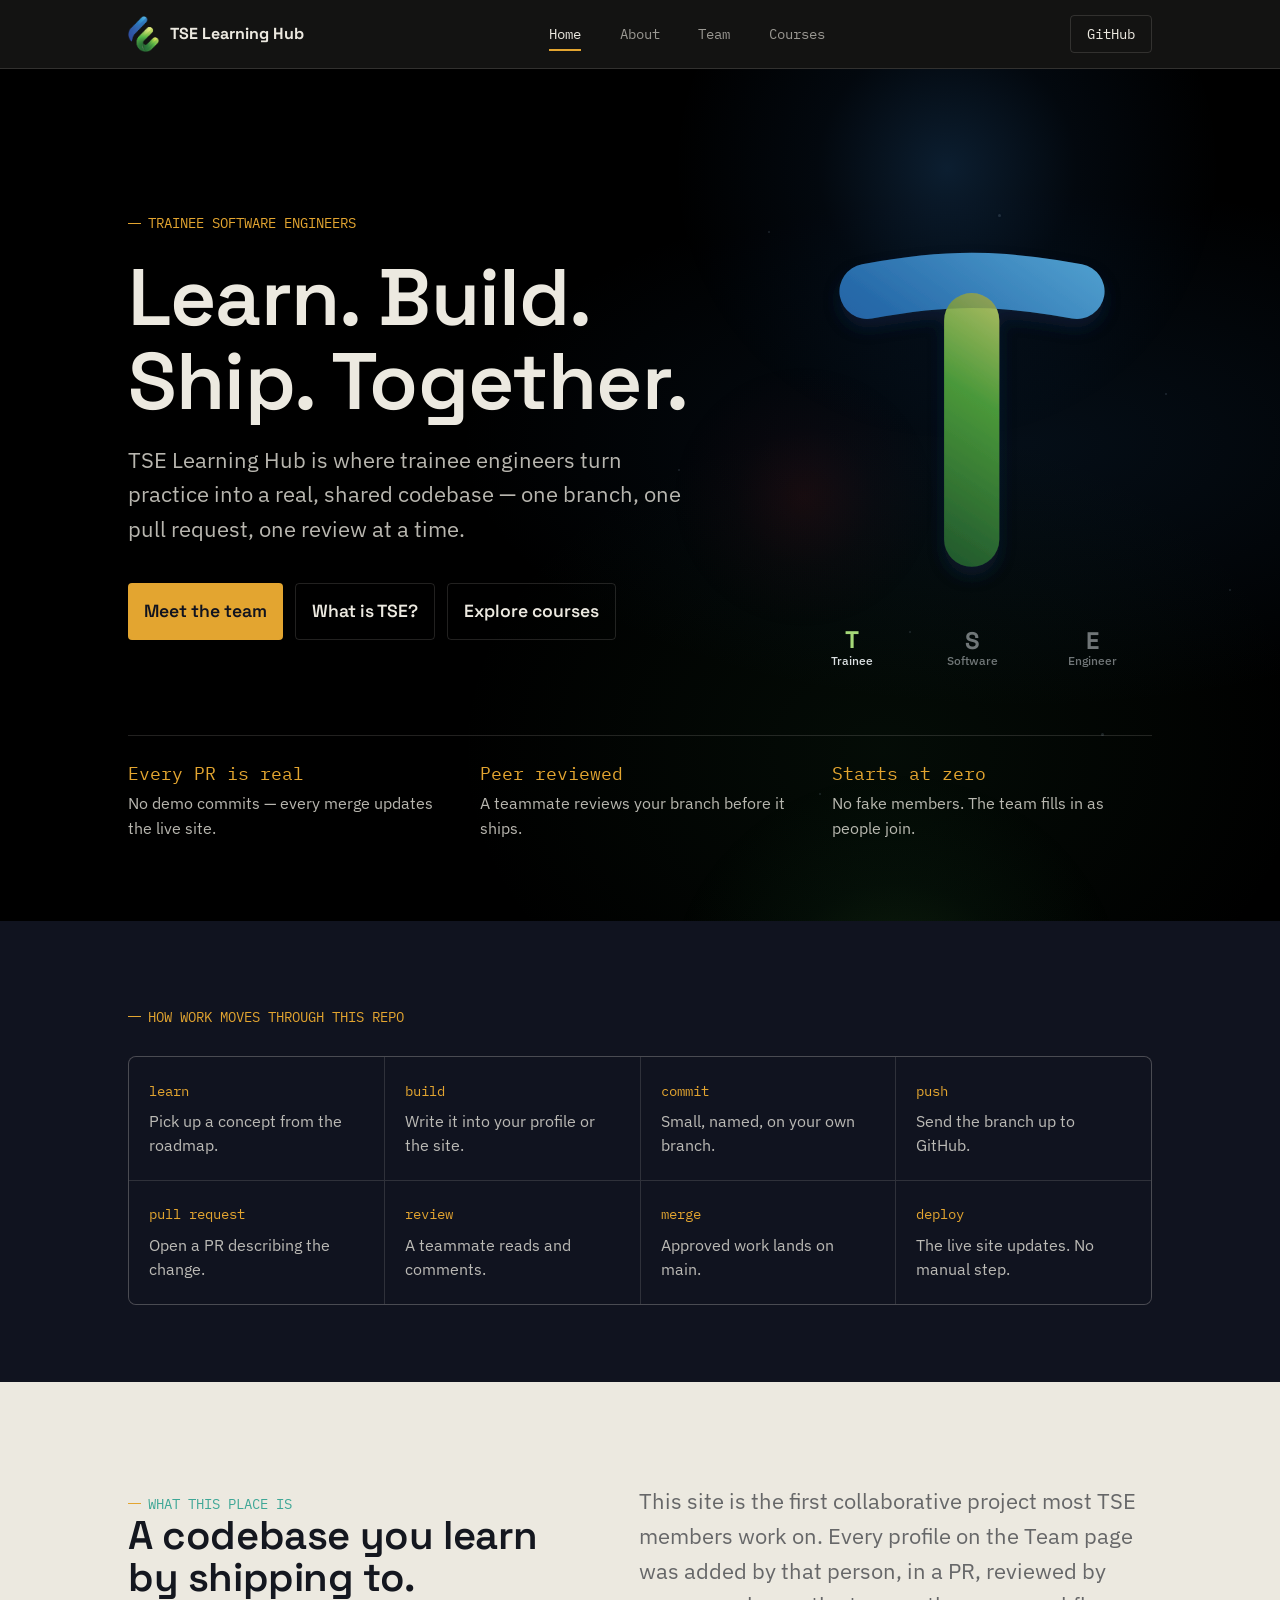
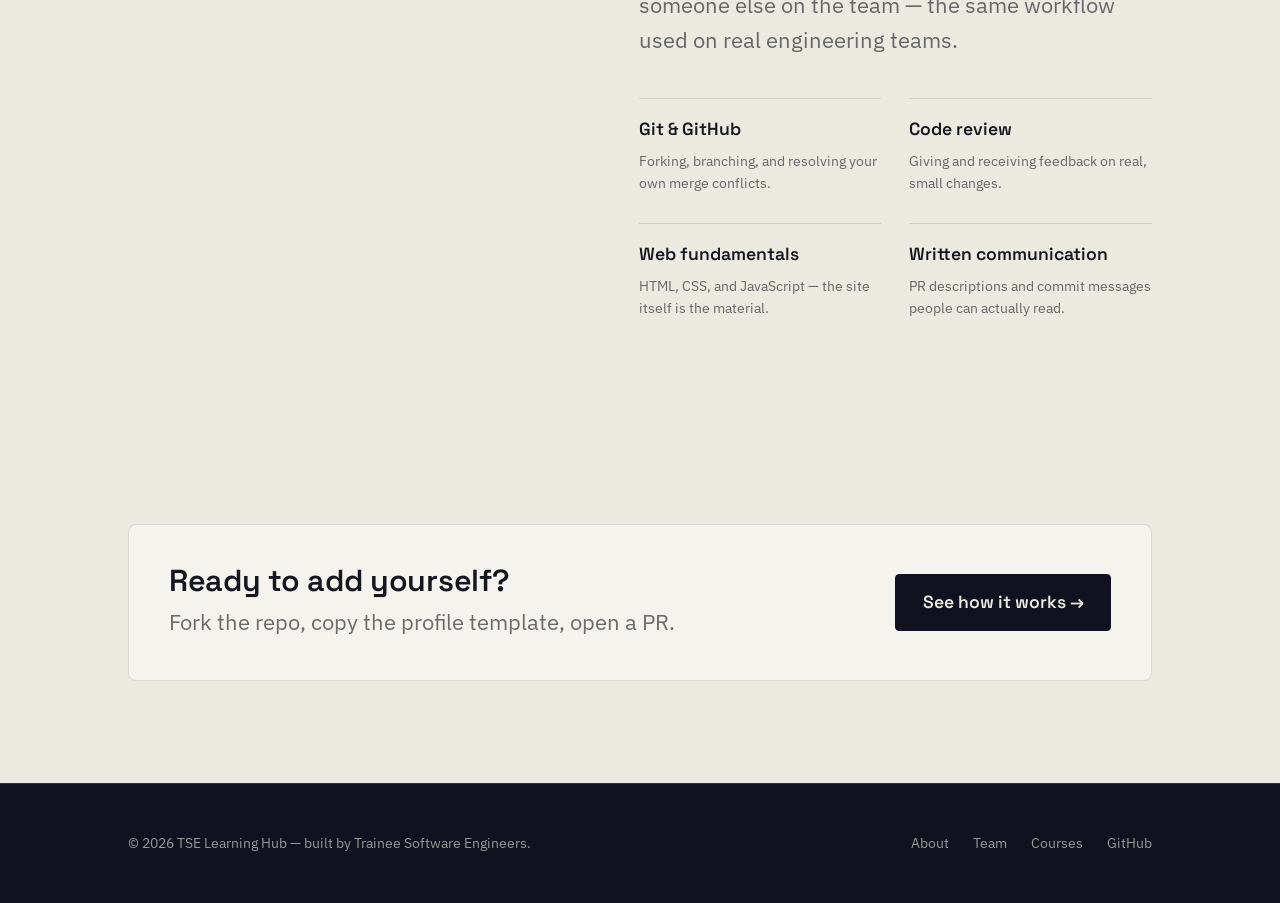
<file: index.html>
<!DOCTYPE html>
<html lang="en">
<head>
<meta charset="UTF-8" />
<meta name="viewport" content="width=device-width, initial-scale=1.0" />
<title>TSE Learning Hub — Trainee Software Engineers</title>
<meta name="description" content="A collaborative learning platform where Trainee Software Engineers build, ship, and grow together on GitHub." />
<meta name="theme-color" content="#000000" />
<link rel="icon" type="image/png" href="exaze-logo%20(1).png" />
<link rel="apple-touch-icon" href="exaze-logo%20(1).png" />
<link rel="preconnect" href="https://fonts.googleapis.com" />
<link rel="preconnect" href="https://fonts.gstatic.com" crossorigin />
<link href="https://fonts.googleapis.com/css2?family=Space+Grotesk:wght@500;600;700&family=IBM+Plex+Sans:wght@400;500&family=IBM+Plex+Mono:wght@400;500&display=swap" rel="stylesheet" />
<link rel="stylesheet" href="css/style.css" />
</head>
<body>

<header class="site-header">
  <div class="wrap">
    <a href="index.html" class="brand" aria-label="Exaze — TSE Learning Hub">
      <img class="brand-logo" src="exaze-mark.png" alt="Exaze" width="625" height="721" />
      <span class="brand-program">TSE Learning Hub</span>
    </a>
    <nav class="nav-links" id="nav-links">
      <a href="index.html" aria-current="page">Home</a>
      <a href="about.html">About</a>
      <a href="team.html">Team</a>
      <a href="courses/">Courses</a>
      <a class="nav-mobile-github" href="https://github.com/jaswanth-exaze/TEAM-TSE" target="_blank" rel="noopener">GitHub</a>
    </nav>
    <a class="nav-cta" href="https://github.com/jaswanth-exaze/TEAM-TSE" target="_blank" rel="noopener">
      <span class="mono">GitHub</span>
    </a>
    <button class="nav-toggle" aria-label="Toggle navigation" aria-controls="nav-links" aria-expanded="false">
      <span></span><span></span><span></span>
    </button>
  </div>
</header>

<main>

  <!-- HERO -->
  <section class="section section--ink hero">
    <div class="exaze-ambient" aria-hidden="true">
      <div class="exaze-ambient__light exaze-ambient__light--blue"></div>
      <div class="exaze-ambient__light exaze-ambient__light--green"></div>
      <div class="exaze-ambient__light exaze-ambient__light--red"></div>
      <div class="exaze-ambient__particles">
        <span></span><span></span><span></span><span></span>
        <span></span><span></span><span></span><span></span>
      </div>
    </div>
    <div class="wrap hero-grid">
      <div class="hero-copy">
        <p class="eyebrow hero-kicker">TRAINEE SOFTWARE ENGINEERS</p>
        <h1 class="h-display h-1">Learn. Build.<br />Ship. Together.</h1>
        <p class="lede">
          TSE Learning Hub is where trainee engineers turn practice into a
          real, shared codebase — one branch, one pull request, one review
          at a time.
        </p>
        <div class="hero-actions">
          <a class="btn btn-primary" href="team.html">Meet the team</a>
          <a class="btn btn-ghost" href="about.html">What is TSE?</a>
          <a class="btn btn-ghost" href="courses/">Explore courses</a>
        </div>
      </div>
      <div class="hero-brand-visual" aria-hidden="true">
        <div class="hero-logo-morph" data-logo-morph>
          <svg class="hero-logo-morph__svg" id="s" viewBox="0 0 625 720" aria-label="Exaze logo morphing through T, S, and E">
            <defs>
              <linearGradient id="gb" gradientUnits="userSpaceOnUse" x1="360" y1="20" x2="40" y2="480"><stop offset="0" stop-color="#5BB5E8"/><stop offset=".45" stop-color="#2F7CC0"/><stop offset="1" stop-color="#2F4DA0"/></linearGradient>
              <linearGradient id="gg" gradientUnits="userSpaceOnUse" x1="520" y1="240" x2="250" y2="660"><stop offset="0" stop-color="#EDEC80"/><stop offset=".4" stop-color="#5DB846"/><stop offset="1" stop-color="#235F33"/></linearGradient>
              <clipPath id="db"><polygon points="410,-300 1400,-300 1400,1400 -300,1400 -300,410"/></clipPath>
              <clipPath id="dg"><polygon points="700,-300 1400,-300 1400,1400 -300,1400 -300,700"/></clipPath>
              <clipPath id="lb"><polygon points="-300,-300 410,-300 -300,410"/></clipPath>
              <clipPath id="lg"><polygon points="-300,-300 700,-300 -300,700"/></clipPath>
              <filter id="sh" x="-30%" y="-30%" width="160%" height="160%"><feDropShadow dx="0" dy="16" stdDeviation="14" flood-color="#1b3b6b" flood-opacity=".3"/></filter>
            </defs>
            <g id="root"><g filter="url(#sh)" fill="none" stroke-linecap="round" stroke-linejoin="round">
              <path id="b" d="M325 75C250 150 170 230 95 305C55 345 45 400 70 480" stroke="url(#gb)" stroke-width="118"/>
              <path id="g" d="M445 285C385 345 300 420 255 465C195 525 215 620 300 655C360 675 410 650 450 610C490 570 520 530 550 490" stroke="url(#gg)" stroke-width="132"/>
              <path id="m" d="M165 355C165 355 165 355 165 355" stroke="url(#gg)" stroke-width="0"/>
              <g clip-path="url(#db)"><path id="b2" d="M325 75C250 150 170 230 95 305C55 345 45 400 70 480" stroke="#06143a" stroke-opacity=".16" stroke-width="118"/></g>
              <g clip-path="url(#dg)"><path id="g2" d="M445 285C385 345 300 420 255 465C195 525 215 620 300 655C360 675 410 650 450 610C490 570 520 530 550 490" stroke="#031a0a" stroke-opacity=".2" stroke-width="132"/><path id="m2" d="M165 355C165 355 165 355 165 355" stroke="#031a0a" stroke-opacity=".2" stroke-width="0"/></g>
              <g clip-path="url(#lb)"><path id="b3" d="M325 75C250 150 170 230 95 305C55 345 45 400 70 480" stroke="#fff" stroke-opacity=".14" stroke-width="118"/></g>
              <g clip-path="url(#lg)"><path id="g3" d="M445 285C385 345 300 420 255 465C195 525 215 620 300 655C360 675 410 650 450 610C490 570 520 530 550 490" stroke="#fff" stroke-opacity=".16" stroke-width="132"/><path id="m3" d="M165 355C165 355 165 355 165 355" stroke="#fff" stroke-opacity=".16" stroke-width="0"/></g>
            </g></g>
          </svg>
          <div class="hero-logo-morph__wordmark" data-wordmark></div>
          <div class="hero-logo-morph__meanings" data-meanings>
            <span class="hero-logo-morph__meaning" data-morph-letter="T"><b>T</b><small>Trainee</small></span>
            <span class="hero-logo-morph__meaning" data-morph-letter="S"><b>S</b><small>Software</small></span>
            <span class="hero-logo-morph__meaning" data-morph-letter="E"><b>E</b><small>Engineer</small></span>
          </div>
        </div>
      </div>
      <div class="hero-stats">
        <div class="hero-stat">
          <p class="mono">Every PR is real</p>
          <p>No demo commits — every merge updates the live site.</p>
        </div>
        <div class="hero-stat">
          <p class="mono">Peer reviewed</p>
          <p>A teammate reviews your branch before it ships.</p>
        </div>
        <div class="hero-stat">
          <p class="mono">Starts at zero</p>
          <p>No fake members. The team fills in as people join.</p>
        </div>
      </div>
    </div>
  </section>

  <!-- PIPELINE -->
  <section class="section section--ink pipeline-section">
    <div class="wrap">
      <p class="eyebrow">HOW WORK MOVES THROUGH THIS REPO</p>
      <div class="pipeline">
        <div class="pipeline-step"><span class="mono">learn</span><p>Pick up a concept from the roadmap.</p></div>
        <div class="pipeline-step"><span class="mono">build</span><p>Write it into your profile or the site.</p></div>
        <div class="pipeline-step"><span class="mono">commit</span><p>Small, named, on your own branch.</p></div>
        <div class="pipeline-step"><span class="mono">push</span><p>Send the branch up to GitHub.</p></div>
        <div class="pipeline-step"><span class="mono">pull request</span><p>Open a PR describing the change.</p></div>
        <div class="pipeline-step"><span class="mono">review</span><p>A teammate reads and comments.</p></div>
        <div class="pipeline-step"><span class="mono">merge</span><p>Approved work lands on main.</p></div>
        <div class="pipeline-step"><span class="mono">deploy</span><p>The live site updates. No manual step.</p></div>
      </div>
    </div>
  </section>

  <!-- WHAT THIS IS -->
  <section class="section section--paper">
    <div class="wrap split split--overview">
      <div>
        <p class="eyebrow" style="color:var(--teal);">WHAT THIS PLACE IS</p>
        <h2 class="h-display h-3">A codebase you learn by shipping to.</h2>
      </div>
      <div>
        <p class="lede" style="max-width:56ch;">
          This site is the first collaborative project most TSE members
          work on. Every profile on the Team page was added by that
          person, in a PR, reviewed by someone else on the team — the
          same workflow used on real engineering teams.
        </p>
        <div class="focus-grid">
          <div class="focus-item">
            <h4>Git &amp; GitHub</h4>
            <p>Forking, branching, and resolving your own merge conflicts.</p>
          </div>
          <div class="focus-item">
            <h4>Code review</h4>
            <p>Giving and receiving feedback on real, small changes.</p>
          </div>
          <div class="focus-item">
            <h4>Web fundamentals</h4>
            <p>HTML, CSS, and JavaScript — the site itself is the material.</p>
          </div>
          <div class="focus-item">
            <h4>Written communication</h4>
            <p>PR descriptions and commit messages people can actually read.</p>
          </div>
        </div>
      </div>
    </div>
  </section>

  <!-- CTA -->
  <section class="section section--paper">
    <div class="wrap">
      <div class="cta-banner">
        <div>
          <h3 class="h-display h-4">Ready to add yourself?</h3>
          <p class="lede" style="margin-top:0.5rem;">Fork the repo, copy the profile template, open a PR.</p>
        </div>
        <a class="btn btn-primary btn-primary--dark" href="team.html">See how it works →</a>
      </div>
    </div>
  </section>

</main>

<footer class="site-footer">
  <div class="wrap">
    <p>© <span data-year></span> TSE Learning Hub — built by Trainee Software Engineers.</p>
    <div class="footer-links">
      <a href="about.html">About</a>
      <a href="team.html">Team</a>
      <a href="courses/">Courses</a>
      <a href="https://github.com/" target="_blank" rel="noopener">GitHub</a>
    </div>
  </div>
</footer>

<script src="js/main.js"></script>
<script type="module" src="js/logo-morph.js"></script>
</body>
</html>
</file>
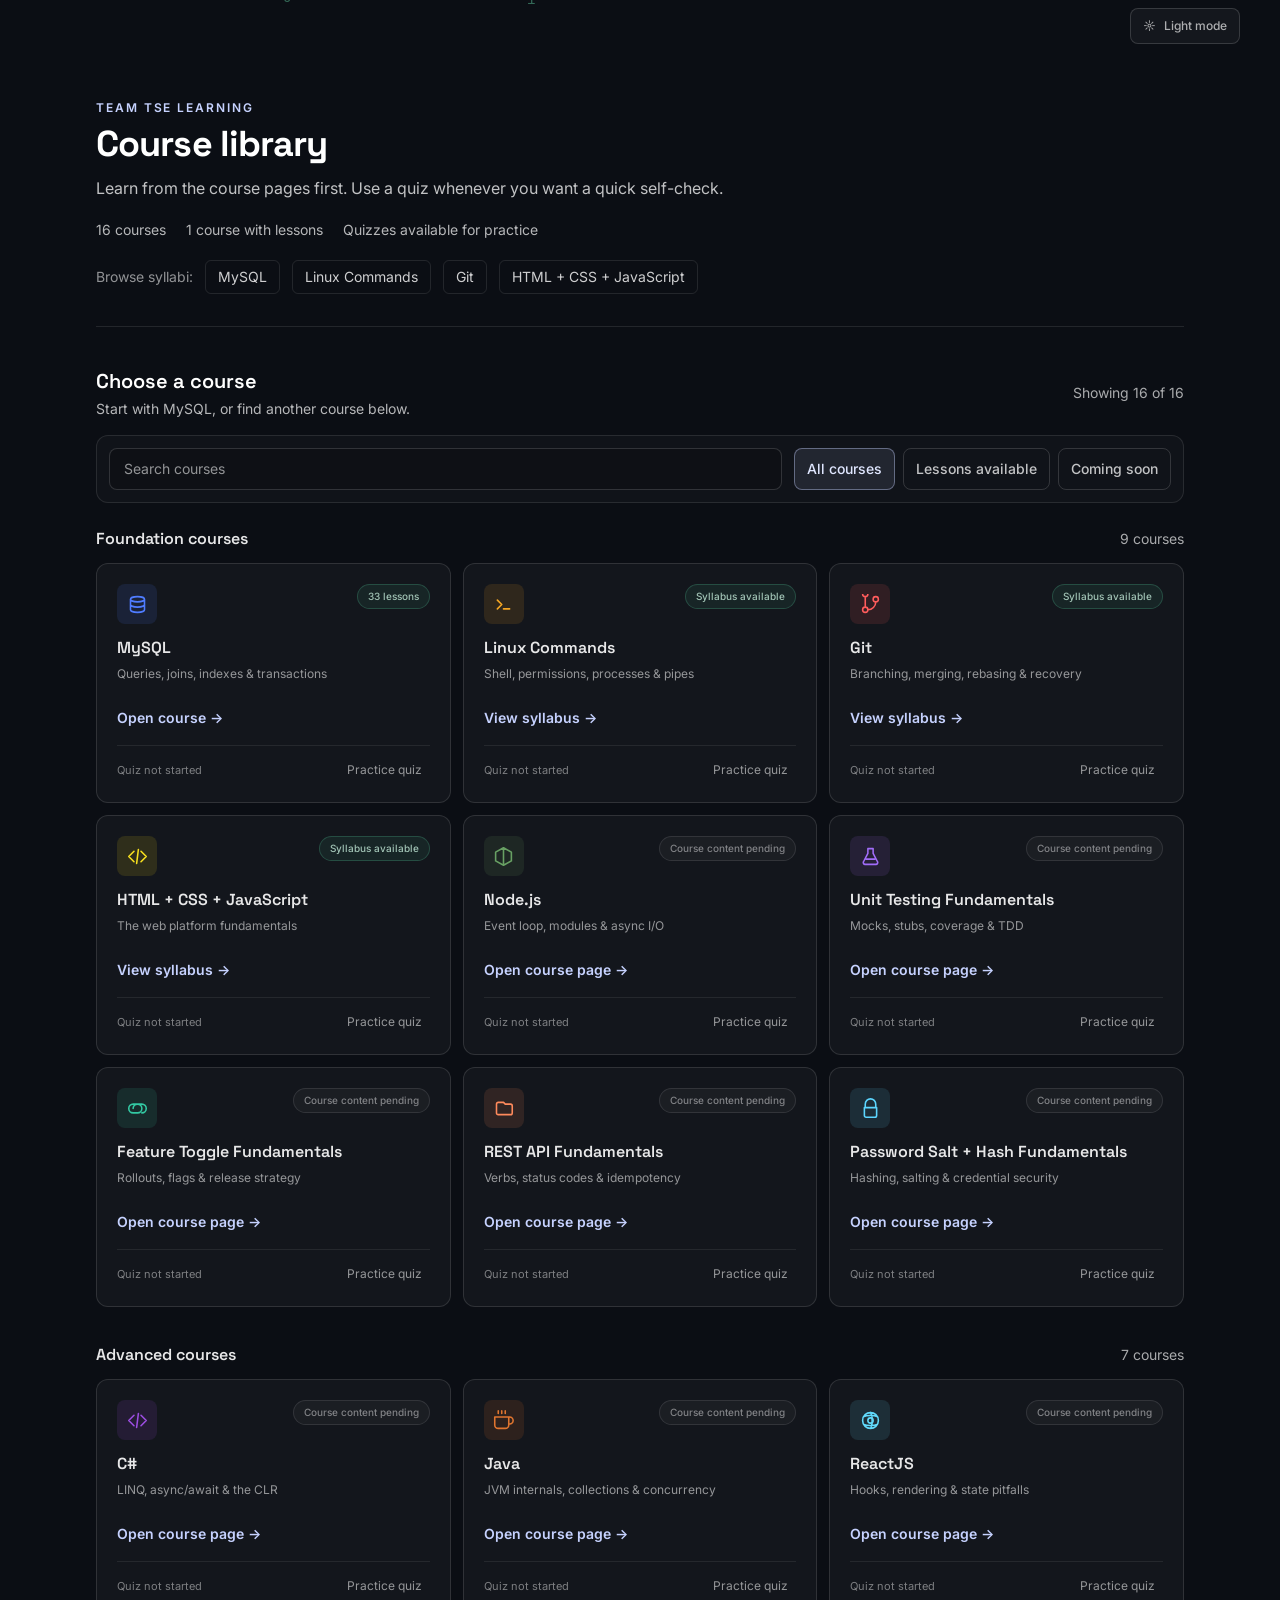
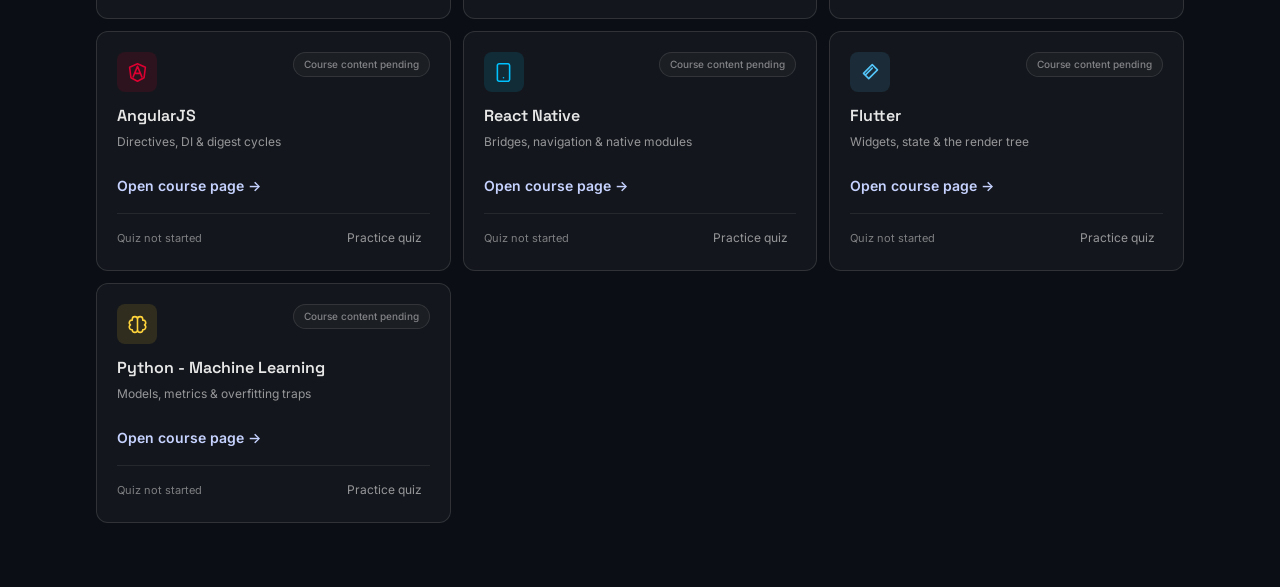
<file: _site-check/quiz/index.html>
<!doctype html>
<html lang="en">
  <head>
    <meta charset="UTF-8" />
    <link rel="icon" type="image/svg+xml" href="./favicon.svg" />
    <meta name="viewport" content="width=device-width, initial-scale=1.0" />
    <title>TSE Learning Hub — Course Library</title>
    <link rel="preconnect" href="https://fonts.googleapis.com">
    <link href="https://fonts.googleapis.com/css2?family=Inter:wght@400;500;600;700&family=Space+Grotesk:wght@500;600;700&display=swap" rel="stylesheet">
    <script type="module" crossorigin src="./assets/index-DXM48Y1s.js"></script>
    <link rel="stylesheet" crossorigin href="./assets/index-DqREYjpx.css">
  </head>
  <body>
    <div id="root"></div>
  </body>
</html>
</file>
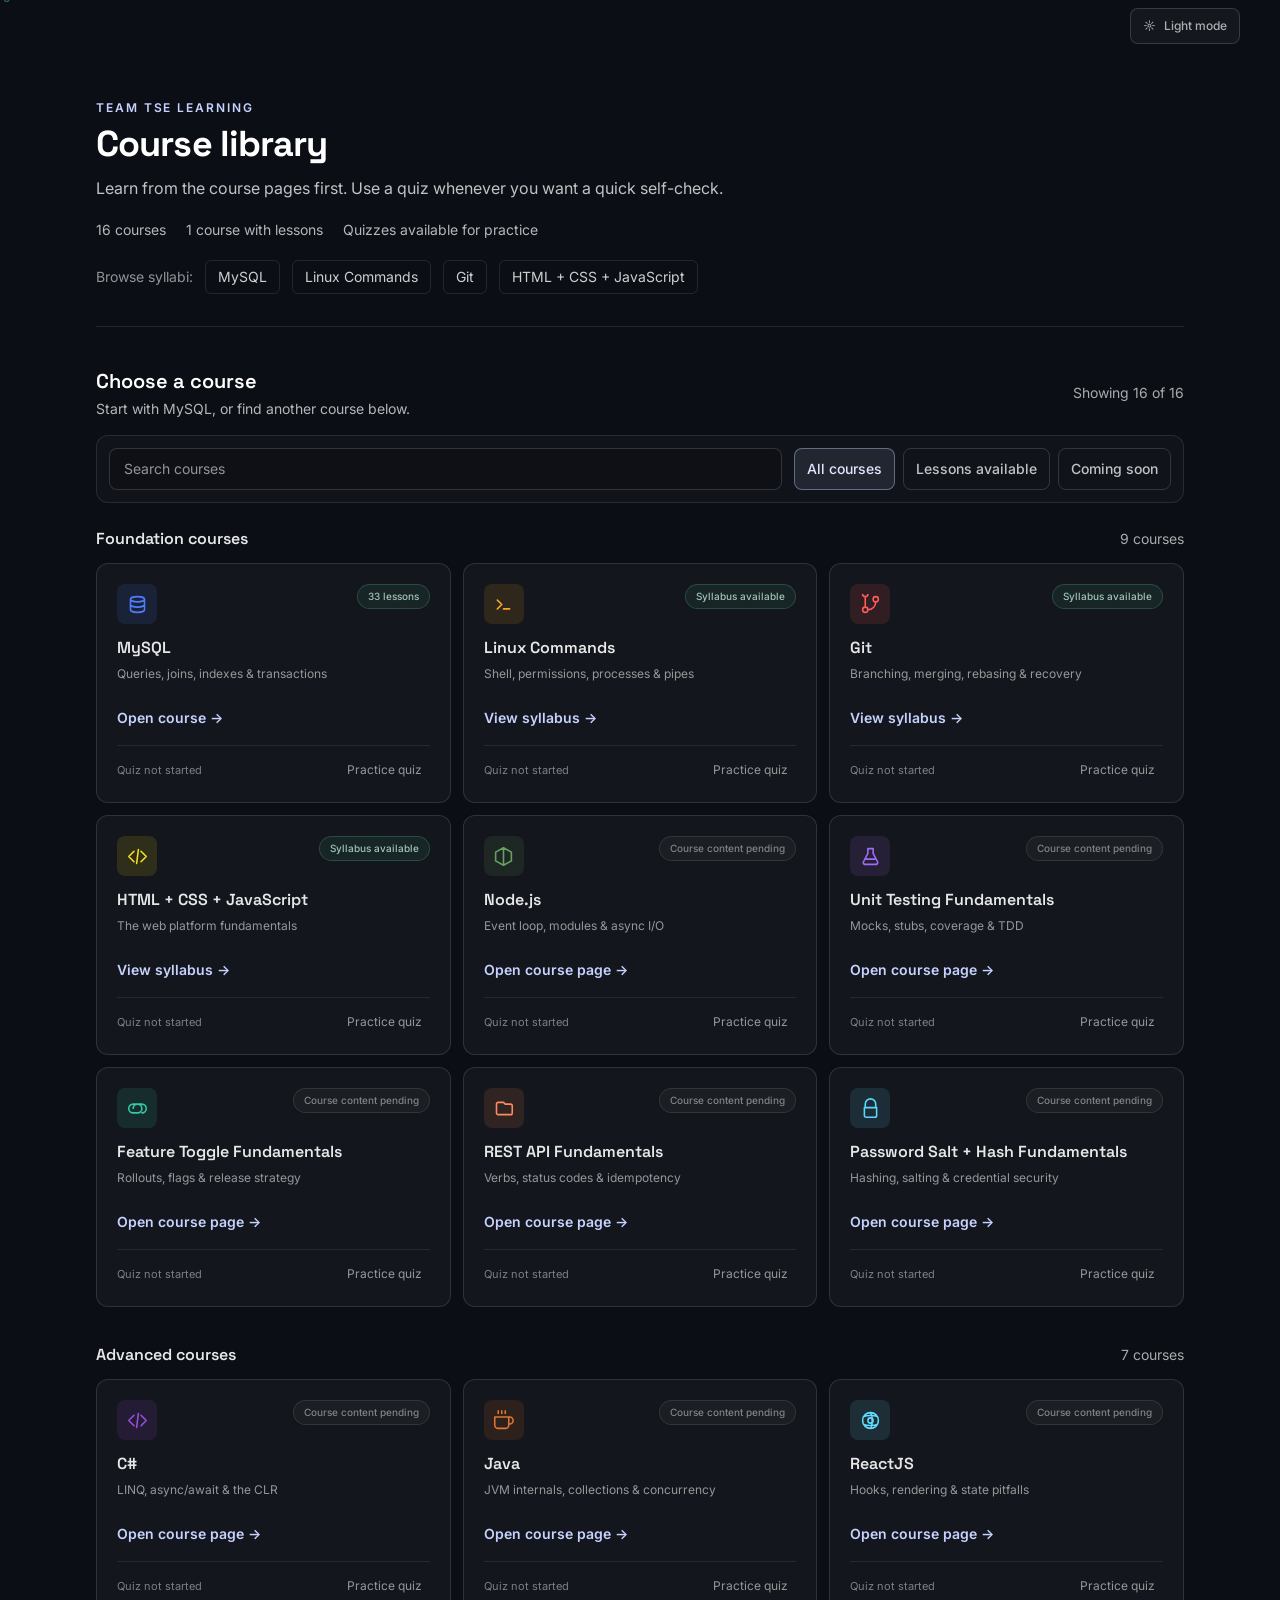
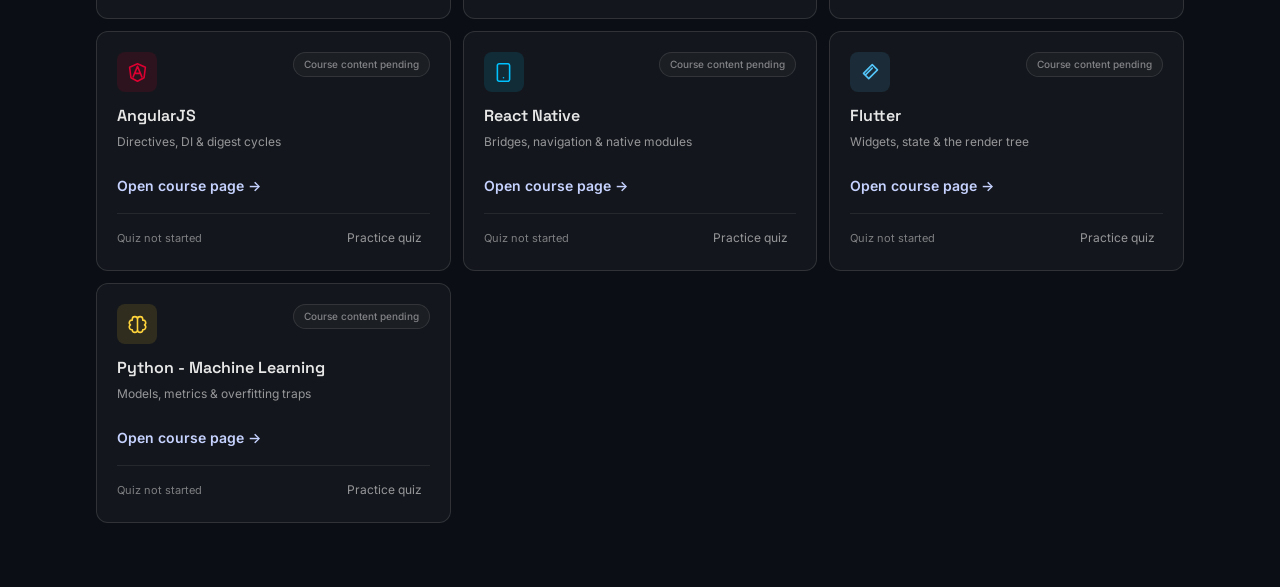
<file: courses/.deploy-check/index.html>
<!doctype html>
<html lang="en">
  <head>
    <meta charset="UTF-8" />
    <link rel="icon" type="image/svg+xml" href="./favicon.svg" />
    <meta name="viewport" content="width=device-width, initial-scale=1.0" />
    <title>TSE Learning Hub — Course Library</title>
    <link rel="preconnect" href="https://fonts.googleapis.com">
    <link href="https://fonts.googleapis.com/css2?family=Inter:wght@400;500;600;700&family=Space+Grotesk:wght@500;600;700&display=swap" rel="stylesheet">
    <script type="module" crossorigin src="./assets/index-ef6DEFOd.js"></script>
    <link rel="stylesheet" crossorigin href="./assets/index-BrZKx33e.css">
  </head>
  <body>
    <div id="root"></div>
  </body>
</html>
</file>
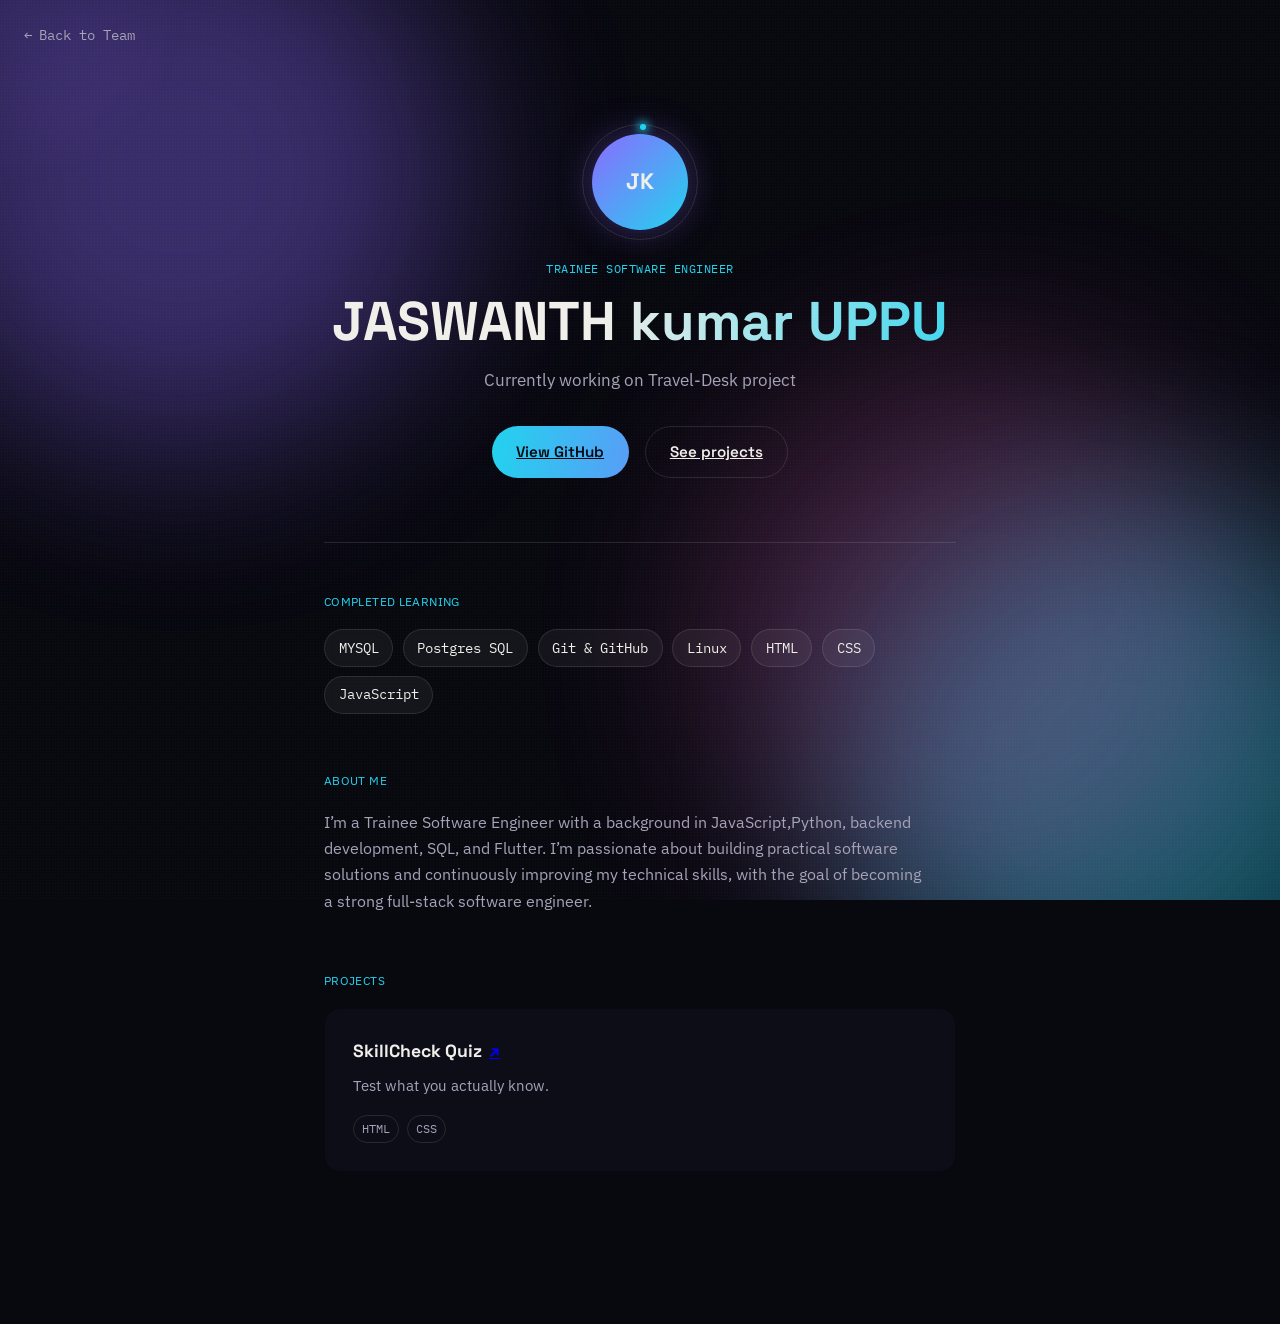
<file: team/members/jaswanth/index.html>
<!DOCTYPE html>
<html lang="en">
<head>
<meta charset="UTF-8" />
<meta name="viewport" content="width=device-width, initial-scale=1.0" />
<title>JASWANTH UPPU — TSE Learning Hub</title>

<!--
  These four tags are the only thing the Team directory reads.
  Fill them in accurately — everything else on this page is 100%
  yours to design.
-->
<meta name="tse:name" content="JASWANTH UPPU" />
<meta name="tse:role" content="Trainee Software Engineer" />
<meta name="tse:tagline" content="Currently working on Travel-Desk project" />
<meta name="tse:github" content="https://github.com/jaswanth-exaze" />

<link rel="preconnect" href="https://fonts.googleapis.com" />
<link rel="preconnect" href="https://fonts.gstatic.com" crossorigin />
<link href="https://fonts.googleapis.com/css2?family=Space+Grotesk:wght@500;600;700&family=IBM+Plex+Sans:wght@400;500&family=IBM+Plex+Mono:wght@400;500&display=swap" rel="stylesheet" />
<link rel="stylesheet" href="style.css" />
</head>
<body>

<!-- soft glow that follows the pointer -->
<div class="cursor-glow" aria-hidden="true"></div>

<!-- animated aurora field behind everything -->
<div class="aurora" aria-hidden="true">
  <span class="blob blob-a"></span>
  <span class="blob blob-b"></span>
  <span class="blob blob-c"></span>
</div>

<a class="back-link" href="../../../team.html">
  <span aria-hidden="true">←</span> Back to Team
</a>

<main class="profile">

  <section class="profile-hero reveal">
    <div class="avatar-wrap" data-tilt>
      <div class="avatar" aria-hidden="true"><span>JK</span></div>
      <div class="avatar-ring"></div>
    </div>

    <p class="eyebrow">TRAINEE SOFTWARE ENGINEER</p>
    <h1 class="gradient-text">JASWANTH kumar UPPU</h1>
    <p class="tagline">
      Currently working on Travel-Desk project
    </p>

    <div class="hero-actions">
      <a class="btn-glow" href="https://github.com/jaswanth-exaze" target="_blank" rel="noopener">
        <span>View GitHub</span>
      </a>
      <a class="btn-ghost" href="#projects">See projects</a>
    </div>
  </section>

  <section class="profile-section reveal">
    <p class="section-label mono">COMPLETED LEARNING</p>
    <ul class="tag-list">
      <li style="--i:0">MYSQL</li>
      <li style="--i:0">Postgres SQL</li>
      <li style="--i:3">Git &amp; GitHub</li>
      <li style="--i:0">Linux</li>
      <li style="--i:0">HTML</li>
      <li style="--i:1">CSS</li>
      <li style="--i:2">JavaScript</li>
    </ul>
  </section>

  <section class="profile-section reveal">
    <p class="section-label mono">ABOUT ME</p>
    <p class="body-text">
      I’m a Trainee Software Engineer with a background in JavaScript,Python, backend development, SQL, and Flutter. I’m passionate about building practical software solutions and continuously improving my technical skills, with the goal of becoming a strong full-stack software engineer.
    </p>
  </section>

  <section class="profile-section reveal" id="projects">
    <p class="section-label mono">PROJECTS</p>

    <div class="project-card">
      <div class="project-card-glow"></div>
      <div class="project-card-body">
       
        <h3>SkillCheck Quiz <span class="arrow"><a href="https://skillcheck-quiz.netlify.app/" target="_blank">↗</a></span></h3>
        <p>Test what you actually know.</p>
        <div class="project-tags">
          <span>HTML</span>
          <span>CSS</span>
        </div>
      </div>
    </div>

   
  </section>

</main>

<script src="script.js"></script>
</body>
</html>
</file>
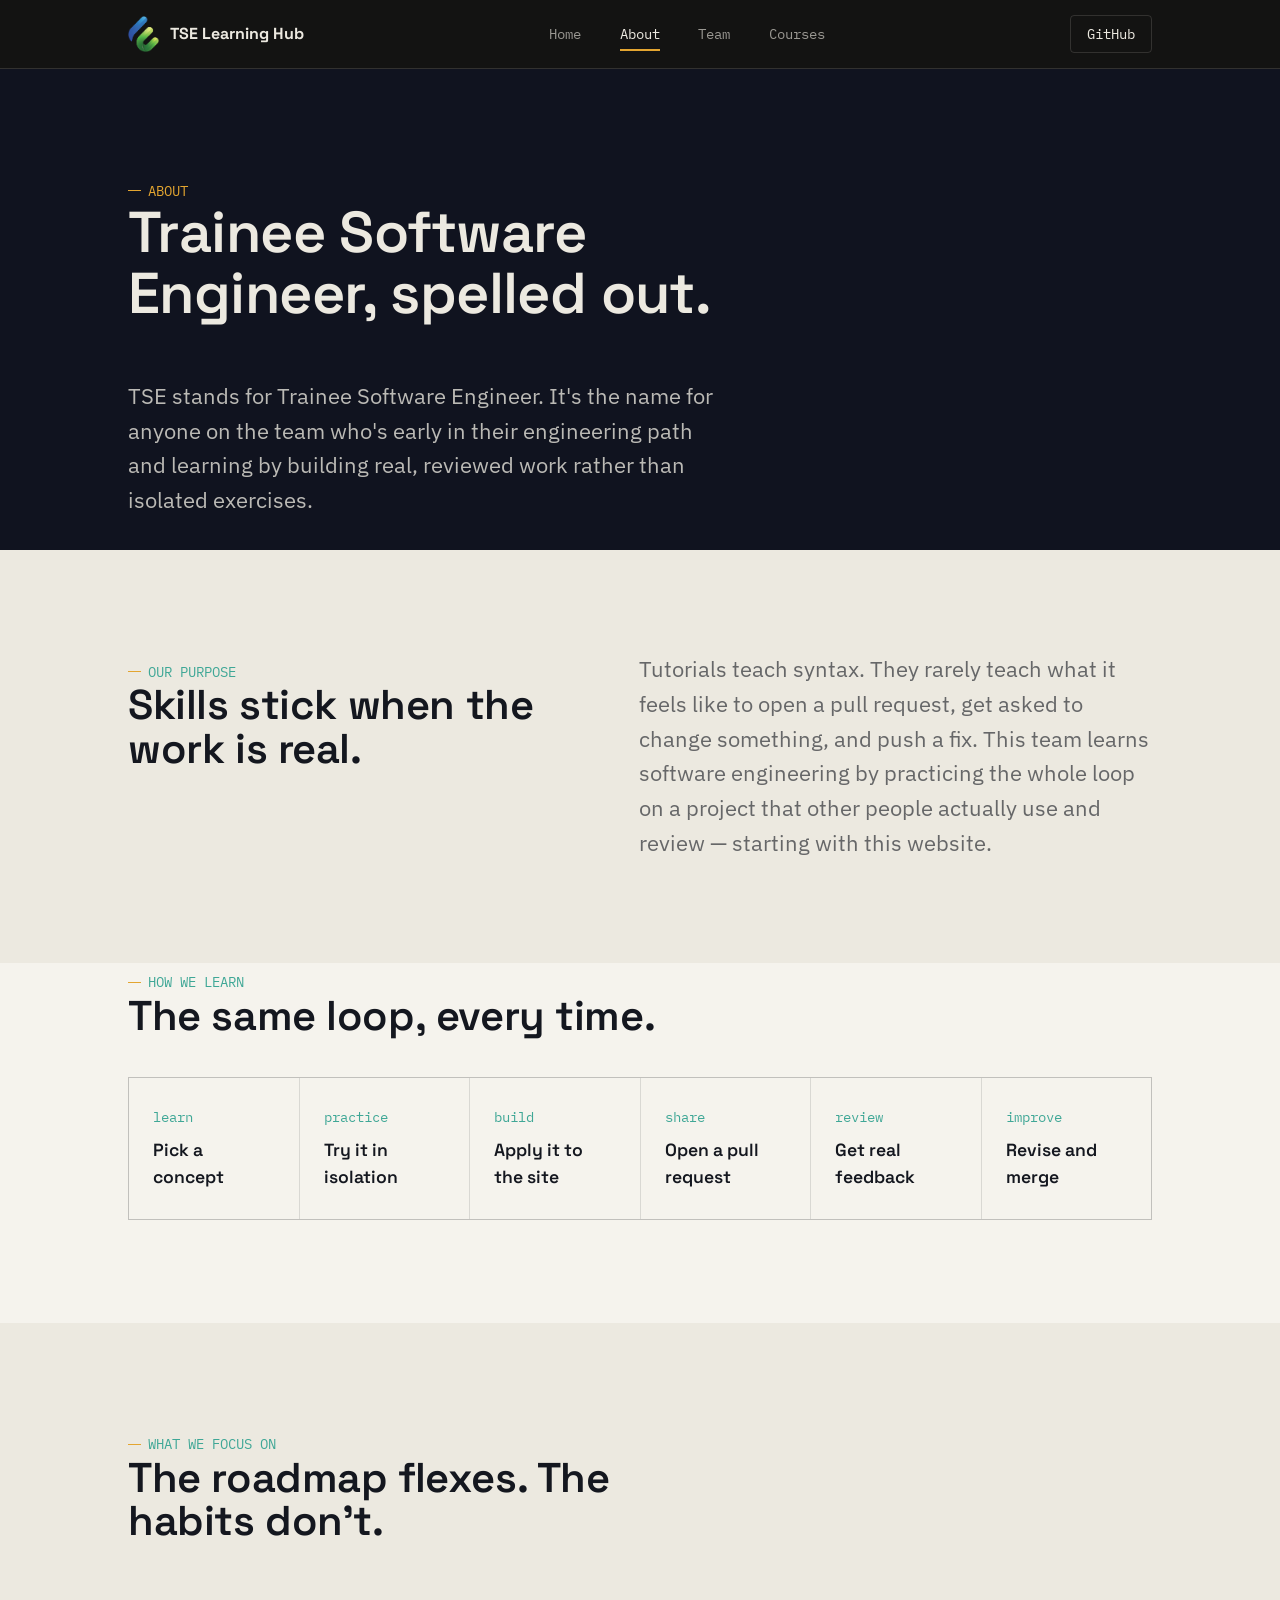
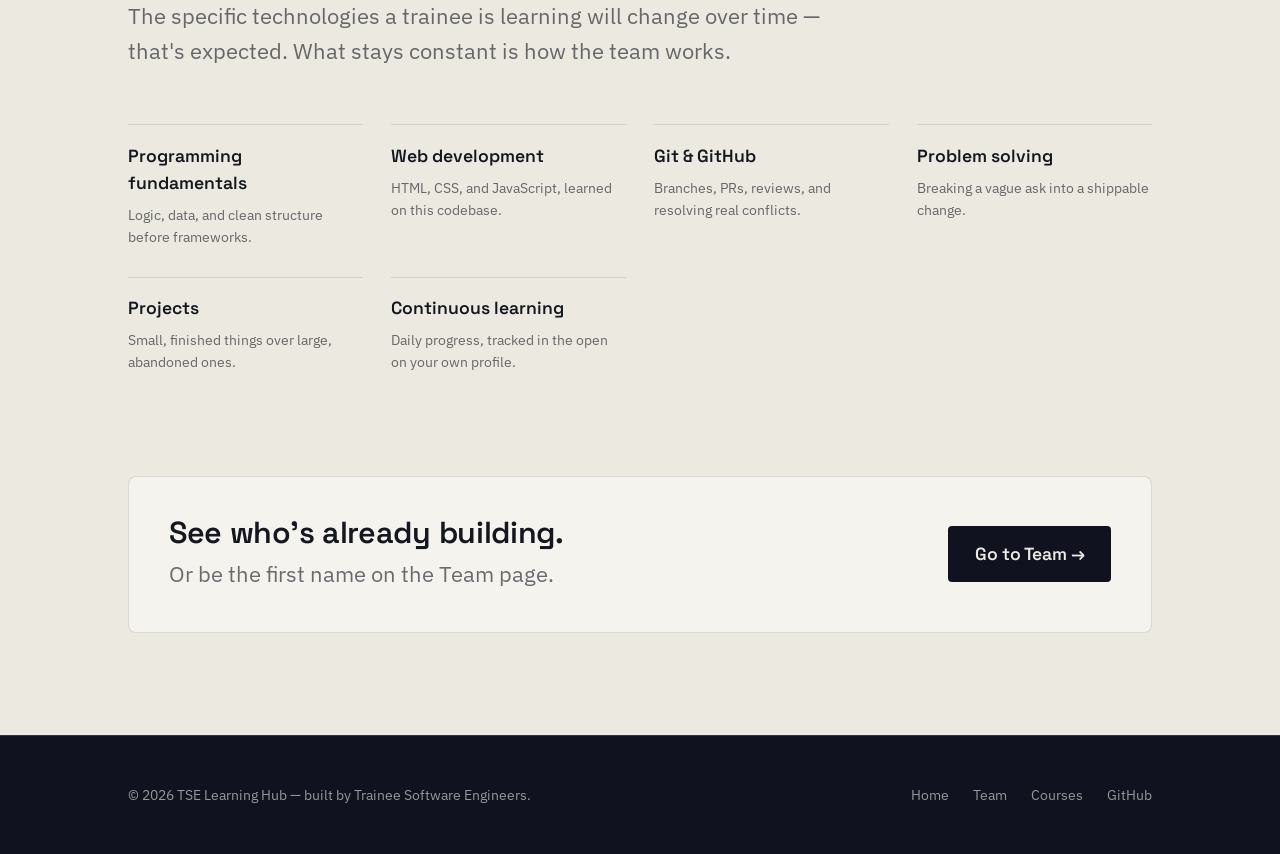
<file: about.html>
<!DOCTYPE html>
<html lang="en">

<head>
  <meta charset="UTF-8" />
  <meta name="viewport" content="width=device-width, initial-scale=1.0" />
  <title>About — TSE Learning Hub</title>
  <meta name="description"
    content="What TSE stands for, why the Learning Hub exists, and how Trainee Software Engineers learn by contributing to it." />
  <link rel="preconnect" href="https://fonts.googleapis.com" />
  <link rel="preconnect" href="https://fonts.gstatic.com" crossorigin />
  <meta name="theme-color" content="#000000" />
  <link rel="icon" type="image/png" href="exaze-logo%20(1).png" />
  <link rel="apple-touch-icon" href="exaze-logo%20(1).png" />
  <link
    href="https://fonts.googleapis.com/css2?family=Space+Grotesk:wght@500;600;700&family=IBM+Plex+Sans:wght@400;500&family=IBM+Plex+Mono:wght@400;500&display=swap"
    rel="stylesheet" />
  <link rel="stylesheet" href="css/style.css" />
</head>

<body>

  <header class="site-header">
    <div class="wrap">
      <a href="index.html" class="brand" aria-label="Exaze — TSE Learning Hub">
        <img class="brand-logo" src="exaze-mark.png" alt="Exaze" width="625" height="721" />
        <span class="brand-program">TSE Learning Hub</span>
      </a>
      <nav class="nav-links" id="nav-links">
        <a href="index.html">Home</a>
        <a href="about.html" aria-current="page">About</a>
        <a href="team.html">Team</a>
        <a href="courses/">Courses</a>
        <a class="nav-mobile-github" href="https://github.com/jaswanth-exaze/TEAM-TSE" target="_blank" rel="noopener">GitHub</a>
      </nav>
      <a class="nav-cta" href="https://github.com/jaswanth-exaze/TEAM-TSE" target="_blank" rel="noopener">
        <span class="mono">GitHub</span>
      </a>
      <button class="nav-toggle" aria-label="Toggle navigation" aria-controls="nav-links" aria-expanded="false">
        <span></span><span></span><span></span>
      </button>
    </div>
  </header>

  <main>

    <section class="section section--ink" style="padding-bottom:2rem;">
      <div class="wrap">
        <p class="eyebrow">ABOUT</p>
        <h1 class="h-display h-2" style="max-width:16ch;">Trainee Software Engineer, spelled out.</h1>
        <p class="lede mt-lg">
          TSE stands for Trainee Software Engineer. It's the name for
          anyone on the team who's early in their engineering path and
          learning by building real, reviewed work rather than isolated
          exercises.
        </p>
      </div>
    </section>

    <section class="section section--paper">
      <div class="wrap split">
        <div>
          <p class="eyebrow" style="color:var(--teal);">OUR PURPOSE</p>
          <h2 class="h-display h-3">Skills stick when the work is real.</h2>
        </div>
        <div>
          <p class="lede" style="max-width:58ch;">
            Tutorials teach syntax. They rarely teach what it feels like to
            open a pull request, get asked to change something, and push a
            fix. This team learns software engineering by practicing the
            whole loop on a project that other people actually use and
            review — starting with this website.
          </p>
        </div>
      </div>
    </section>

    <section class="section section--paper-soft" style="padding-top:0;">
      <div class="wrap">
        <p class="eyebrow" style="color:var(--teal);">HOW WE LEARN</p>
        <h2 class="h-display h-3" style="max-width:20ch;">The same loop, every time.</h2>
        <div class="flow">
          <div class="flow-step"><span class="mono">learn</span>
            <h4>Pick a concept</h4>
          </div>
          <div class="flow-step"><span class="mono">practice</span>
            <h4>Try it in isolation</h4>
          </div>
          <div class="flow-step"><span class="mono">build</span>
            <h4>Apply it to the site</h4>
          </div>
          <div class="flow-step"><span class="mono">share</span>
            <h4>Open a pull request</h4>
          </div>
          <div class="flow-step"><span class="mono">review</span>
            <h4>Get real feedback</h4>
          </div>
          <div class="flow-step"><span class="mono">improve</span>
            <h4>Revise and merge</h4>
          </div>
        </div>
      </div>
    </section>

    <section class="section section--paper">
      <div class="wrap">
        <p class="eyebrow" style="color:var(--teal);">WHAT WE FOCUS ON</p>
        <h2 class="h-display h-3" style="max-width:22ch;">The roadmap flexes. The habits don't.</h2>
        <p class="lede mt-lg" style="max-width:56ch;">
          The specific technologies a trainee is learning will change over
          time — that's expected. What stays constant is how the team
          works.
        </p>
        <div class="focus-grid mt-lg">
          <div class="focus-item">
            <h4>Programming fundamentals</h4>
            <p>Logic, data, and clean structure before frameworks.</p>
          </div>
          <div class="focus-item">
            <h4>Web development</h4>
            <p>HTML, CSS, and JavaScript, learned on this codebase.</p>
          </div>
          <div class="focus-item">
            <h4>Git &amp; GitHub</h4>
            <p>Branches, PRs, reviews, and resolving real conflicts.</p>
          </div>
          <div class="focus-item">
            <h4>Problem solving</h4>
            <p>Breaking a vague ask into a shippable change.</p>
          </div>
          <div class="focus-item">
            <h4>Projects</h4>
            <p>Small, finished things over large, abandoned ones.</p>
          </div>
          <div class="focus-item">
            <h4>Continuous learning</h4>
            <p>Daily progress, tracked in the open on your own profile.</p>
          </div>
        </div>
      </div>
    </section>

    <section class="section section--paper" style="padding-top:0;">
      <div class="wrap">
        <div class="cta-banner">
          <div>
            <h3 class="h-display h-4">See who's already building.</h3>
            <p class="lede" style="margin-top:0.5rem;">Or be the first name on the Team page.</p>
          </div>
          <a class="btn btn-primary" style="background:var(--ink);color:var(--paper-text);" href="team.html">Go to Team
            →</a>
        </div>
      </div>
    </section>

  </main>

  <footer class="site-footer">
    <div class="wrap">
      <p>© <span data-year></span> TSE Learning Hub — built by Trainee Software Engineers.</p>
      <div class="footer-links">
        <a href="index.html">Home</a>
        <a href="team.html">Team</a>
        <a href="courses/">Courses</a>
        <a href="https://github.com/jaswanth-exaze/TEAM-TSE" target="_blank" rel="noopener">GitHub</a>
      </div>
    </div>
  </footer>

  <script src="js/main.js"></script>
</body>

</html>
</file>
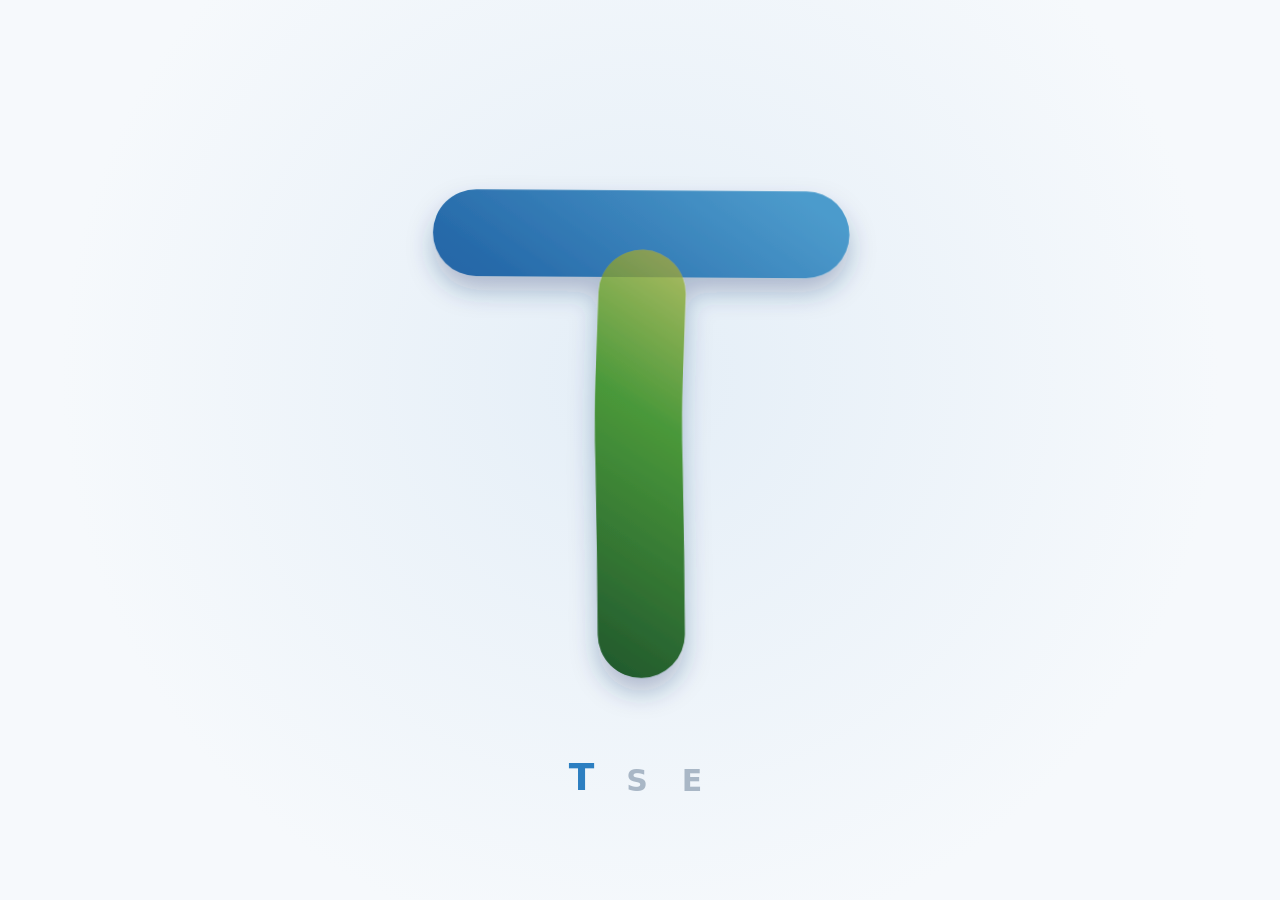
<file: Logo Morph v2 — T · S · E.html>
<!DOCTYPE html>
<html lang="en">
<head>
<meta charset="utf-8">
<meta name="viewport" content="width=device-width, initial-scale=1, viewport-fit=cover">
<title>Logo Morph — T · S · E</title>
<style>
:root{--bg:#f6f9fc;--bg2:#e4eef7;--mut:#a9b7c6;--on:#2d7fc1;box-sizing:border-box;padding-top:env(safe-area-inset-top,0px);padding-bottom:env(safe-area-inset-bottom,0px)}
@media (prefers-color-scheme:dark){:root:not([data-theme="light"]){--bg:#0e1621;--bg2:#162636;--mut:#4a5b6d;--on:#7fcf5a}}
:root[data-theme="dark"]{--bg:#0e1621;--bg2:#162636;--mut:#4a5b6d;--on:#7fcf5a}
html{scroll-padding-top:env(safe-area-inset-top,0px)}
html,body{height:100%;margin:0}
body{background:radial-gradient(circle at 50% 42%,var(--bg2),var(--bg) 70%);display:flex;flex-direction:column;align-items:center;justify-content:center;gap:2vh;font-family:system-ui,-apple-system,"Segoe UI",sans-serif;overflow:hidden}
svg{width:min(78vw,62vh);height:auto;max-width:100%;cursor:pointer;overflow:visible}
#cap{display:flex;gap:28px;font-size:clamp(20px,4vw,30px);font-weight:700;letter-spacing:.2em;color:var(--mut)}
#cap span{transition:color .35s,transform .35s;display:inline-block}
#cap span.on{color:var(--on);transform:translateY(-4px) scale(1.25)}
</style>
</head>
<body>
<svg id="s" viewBox="0 0 625 720" aria-label="Logo morphing into T, S, E and back">
<defs>
<linearGradient id="gb" gradientUnits="userSpaceOnUse" x1="360" y1="20" x2="40" y2="480"><stop offset="0" stop-color="#5BB5E8"/><stop offset=".45" stop-color="#2F7CC0"/><stop offset="1" stop-color="#2F4DA0"/></linearGradient>
<linearGradient id="gg" gradientUnits="userSpaceOnUse" x1="520" y1="240" x2="250" y2="660"><stop offset="0" stop-color="#EDEC80"/><stop offset=".4" stop-color="#5DB846"/><stop offset="1" stop-color="#235F33"/></linearGradient>
<clipPath id="db"><polygon points="410,-300 1400,-300 1400,1400 -300,1400 -300,410"/></clipPath>
<clipPath id="dg"><polygon points="700,-300 1400,-300 1400,1400 -300,1400 -300,700"/></clipPath>
<clipPath id="lb"><polygon points="-300,-300 410,-300 -300,410"/></clipPath>
<clipPath id="lg"><polygon points="-300,-300 700,-300 -300,700"/></clipPath>
<filter id="sh" x="-30%" y="-30%" width="160%" height="160%"><feDropShadow dx="0" dy="16" stdDeviation="14" flood-color="#1b3b6b" flood-opacity=".3"/></filter>
</defs>
<g id="root"><g filter="url(#sh)" fill="none" stroke-linecap="round" stroke-linejoin="round">
<path id="b" stroke="url(#gb)"/><path id="g" stroke="url(#gg)"/><path id="m" stroke="url(#gg)"/>
<g clip-path="url(#db)"><path id="b2" stroke="#06143a" stroke-opacity=".16"/></g>
<g clip-path="url(#dg)"><path id="g2" stroke="#031a0a" stroke-opacity=".2"/><path id="m2" stroke="#031a0a" stroke-opacity=".2"/></g>
<g clip-path="url(#lb)"><path id="b3" stroke="#fff" stroke-opacity=".14"/></g>
<g clip-path="url(#lg)"><path id="g3" stroke="#fff" stroke-opacity=".16"/><path id="m3" stroke="#fff" stroke-opacity=".16"/></g>
</g></g>
</svg>
<div id="cap"><span>T</span><span>S</span><span>E</span></div>
<script>
const L=(a,b,c,d)=>[a+(c-a)/3,b+(d-b)/3,a+2*(c-a)/3,b+2*(d-b)/3,c,d];
const mid=(a,b)=>(a+b)/2;
function split(x,y,s){const[a1,a2,b1,b2,x1,y1]=s;const A=[mid(x,a1),mid(y,a2)],B=[mid(a1,b1),mid(a2,b2)],C=[mid(b1,x1),mid(b2,y1)],D=[mid(A[0],B[0]),mid(A[1],B[1])],E=[mid(B[0],C[0]),mid(B[1],C[1])],F=[mid(D[0],E[0]),mid(D[1],E[1])];return[[...A,...D,...F],[...E,...C,x1,y1]];}
function four(p){let x=p[0],y=p[1],o=[x,y];for(let i=2;i<p.length;i+=6){const s=p.slice(i,i+6),[A,B]=split(x,y,s);o.push(...A,...B);x=s[4];y=s[5];}return o;}
const sh=(p,dx)=>p.map((v,i)=>i%2?v:v+dx);
const dot=[165,355,165,355,165,355,165,355];
const S={
logo:{b:[325,75,250,150,170,230,95,305,55,345,45,400,70,480],
 g:[445,285,385,345,300,420,255,465,195,525,215,620,300,655,360,675,410,650,450,610,490,570,520,530,550,490],m:dot,w:[118,132,0],cr:1},
T:{b:[130,150,...L(130,150,312,150),...L(312,150,495,150)],
 g:[312,215,...L(312,215,312,310),...L(312,310,312,405),...L(312,405,312,500),...L(312,500,312,595)],m:dot,w:[96,96,0],cr:0},
S:{b:sh([440,170,395,92,175,92,160,222,152,305,250,322,300,352],14),
 g:sh(four([300,352,385,385,465,418,450,508,432,610,200,622,140,545]),14),m:dot,w:[88,88,0],cr:0},
E:{b:[140,150,...L(140,150,305,150),...L(305,150,470,150)],
 g:[165,225,...L(165,225,165,355),...L(165,355,165,490),165,535,190,560,235,560,...L(235,560,470,560)],
 m:[165,355,...L(165,355,425,355)],w:[92,92,92],cr:0}
};
const dd=a=>{let s=`M${a[0]} ${a[1]}`;for(let i=2;i<a.length;i+=6)s+=`C${a.slice(i,i+6).join(' ')}`;return s;};
const lerp=(a,b,t)=>a.map((v,i)=>v+(b[i]-v)*t);
const ease=t=>t*t*t*(t*(6*t-15)+10);
const cl=t=>Math.min(1,Math.max(0,t));
const el=id=>document.getElementById(id);
const spans=[...document.querySelectorAll('#cap span')];
function put(ids,path,w){ids.forEach(id=>{el(id).setAttribute('d',dd(path));el(id).setAttribute('stroke-width',Math.max(w,0));});}
function draw(A,B,u,dir){
  const kb=ease(cl(u*1.12)),kg=ease(cl((u-.1)*1.12)),km=ease(cl((u-.2)*1.25));
  put(['b','b2','b3'],lerp(A.b,B.b,kb),A.w[0]+(B.w[0]-A.w[0])*kb);
  put(['g','g2','g3'],lerp(A.g,B.g,kg),A.w[1]+(B.w[1]-A.w[1])*kg);
  put(['m','m2','m3'],lerp(A.m,B.m,km),A.w[2]+(B.w[2]-A.w[2])*km);
  const p=Math.sin(Math.PI*u);
  el('root').setAttribute('transform',`translate(312 360) rotate(${(dir*3*p*p).toFixed(2)}) scale(${(1+.035*p).toFixed(3)}) translate(-312 -360)`);
}
const order=['logo','T','S','E','logo'],HOLD=550,MOVE=1000,STEP=HOLD+MOVE,TOTAL=STEP*4+HOLD;
let t0=performance.now();
function frame(ts){
  const t=((ts-t0)%TOTAL+TOTAL)%TOTAL,i=Math.min(Math.floor(t/STEP),3),r=t-i*STEP,A=S[order[i]],B=S[order[i+1]];
  const u=r<HOLD?0:(r-HOLD)/MOVE;
  draw(A,B,u,i%2?-1:1);
  const act=u>.45?i:i-1;spans.forEach((s,k)=>s.classList.toggle('on',k===(u>.45?i:i-1)));
  requestAnimationFrame(frame);
}
requestAnimationFrame(frame);
el('s').addEventListener('click',()=>{t0=performance.now();});
</script>
</body>
</html>
</file>
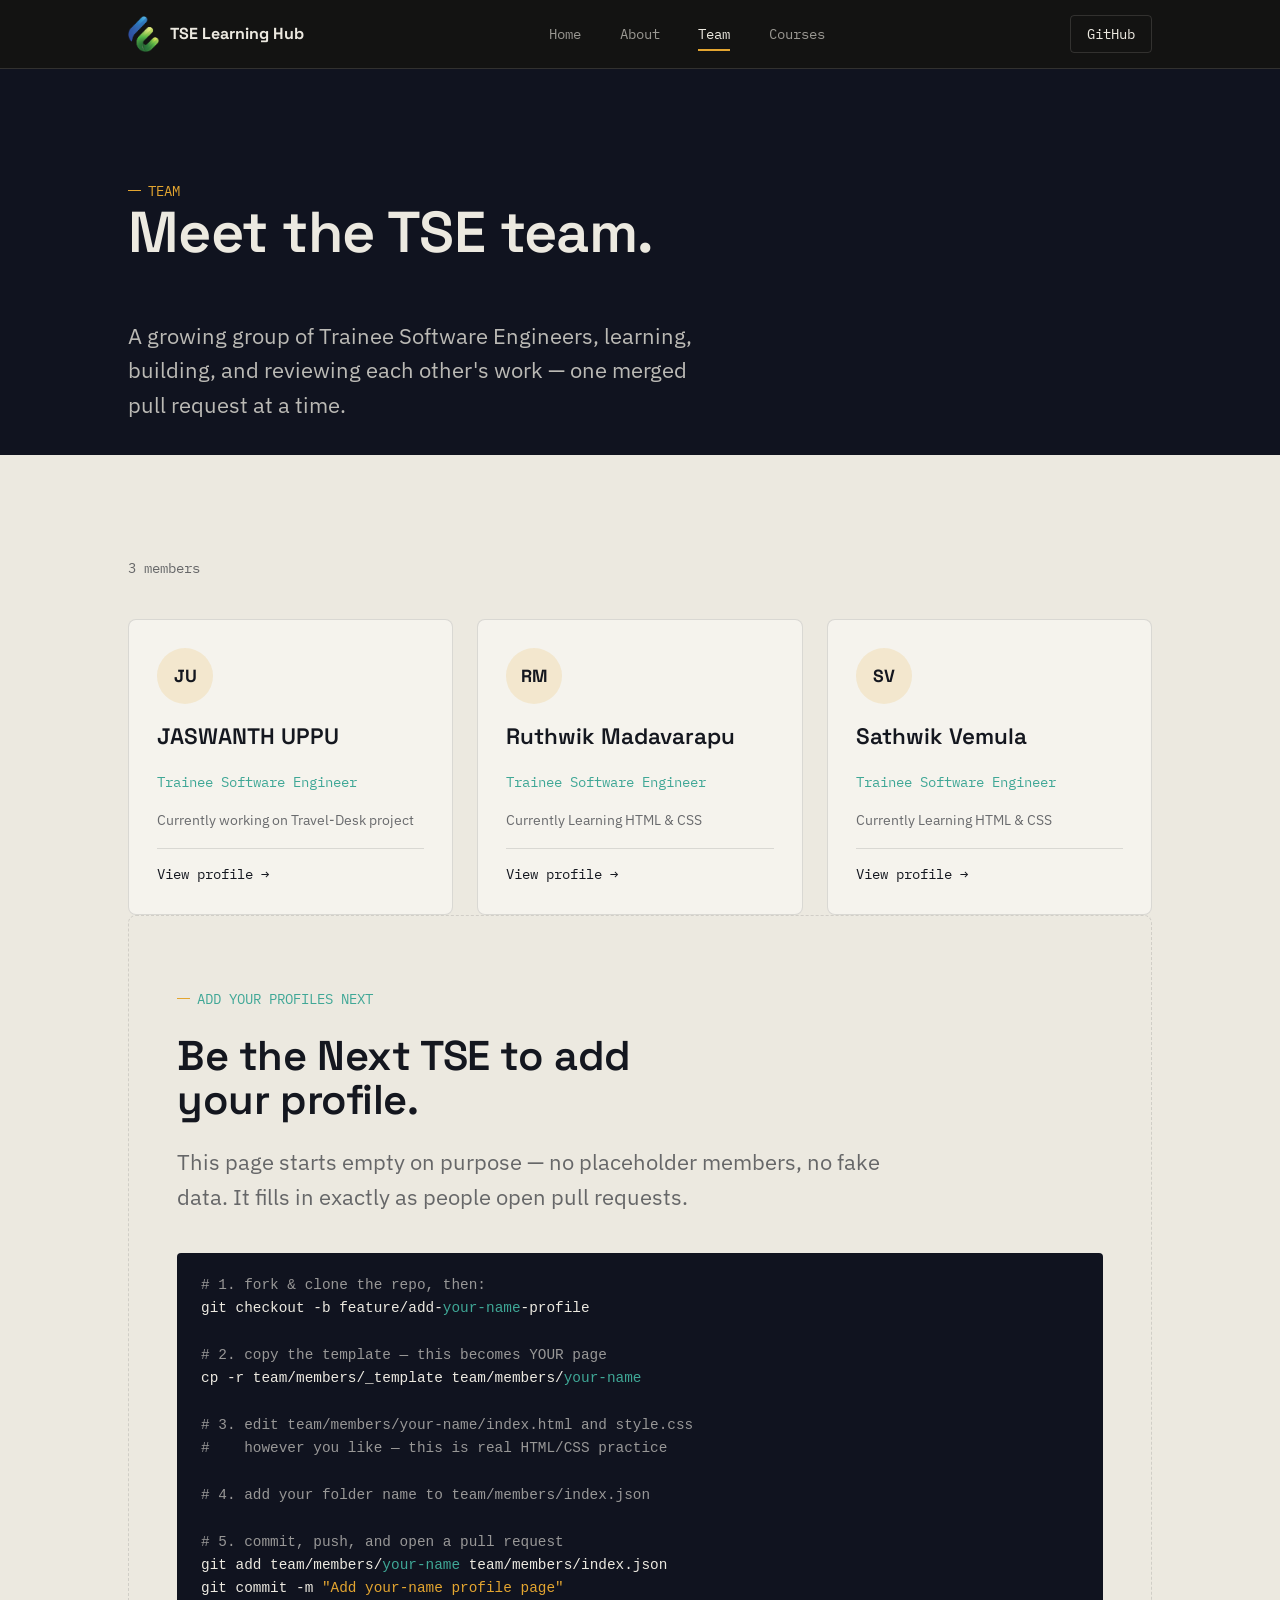
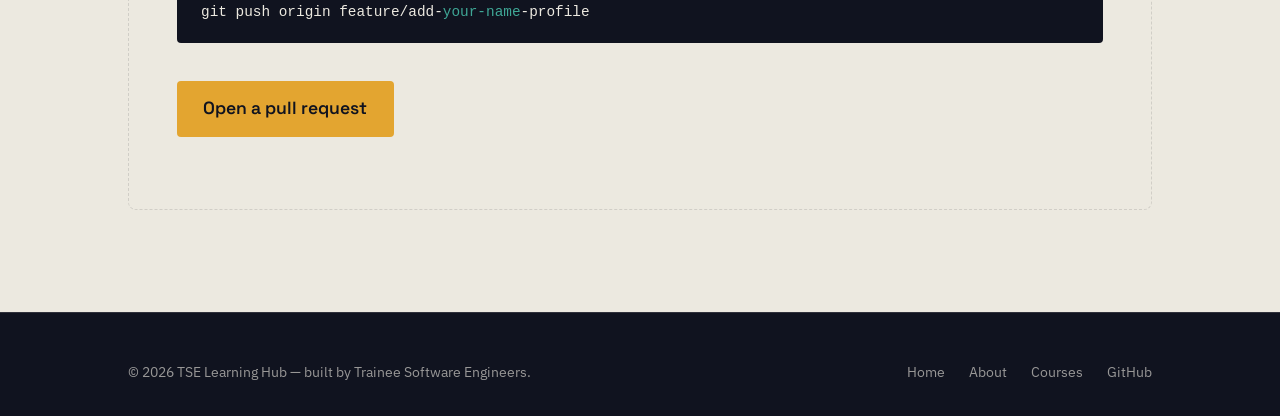
<file: team.html>
<!DOCTYPE html>
<html lang="en">

<head>
  <meta charset="UTF-8" />
  <meta name="viewport" content="width=device-width, initial-scale=1.0" />
  <title>Team — TSE Learning Hub</title>
  <meta name="description"
    content="Meet the Trainee Software Engineers who've added their profile — or be the first." />
  <link rel="preconnect" href="https://fonts.googleapis.com" />
  <link rel="preconnect" href="https://fonts.gstatic.com" crossorigin />
  <meta name="theme-color" content="#000000" />
  <link rel="icon" type="image/png" href="exaze-logo%20(1).png" />
  <link rel="apple-touch-icon" href="exaze-logo%20(1).png" />
  <link
    href="https://fonts.googleapis.com/css2?family=Space+Grotesk:wght@500;600;700&family=IBM+Plex+Sans:wght@400;500&family=IBM+Plex+Mono:wght@400;500&display=swap"
    rel="stylesheet" />
  <link rel="stylesheet" href="css/style.css" />
</head>

<body>

  <header class="site-header">
    <div class="wrap">
      <a href="index.html" class="brand" aria-label="Exaze — TSE Learning Hub">
        <img class="brand-logo" src="exaze-mark.png" alt="Exaze" width="625" height="721" />
        <span class="brand-program">TSE Learning Hub</span>
      </a>
      <nav class="nav-links" id="nav-links">
        <a href="index.html">Home</a>
        <a href="about.html">About</a>
        <a href="team.html" aria-current="page">Team</a>
        <a href="courses/">Courses</a>
        <a class="nav-mobile-github" href="https://github.com/jaswanth-exaze/TEAM-TSE" target="_blank" rel="noopener">GitHub</a>
      </nav>
      <a class="nav-cta" href="https://github.com/jaswanth-exaze/TEAM-TSE" target="_blank" rel="noopener">
        <span class="mono">GitHub</span>
      </a>
      <button class="nav-toggle" aria-label="Toggle navigation" aria-controls="nav-links" aria-expanded="false">
        <span></span><span></span><span></span>
      </button>
    </div>
  </header>

  <main>

    <section class="section section--ink" style="padding-bottom:2rem;">
      <div class="wrap">
        <p class="eyebrow">TEAM</p>
        <h1 class="h-display h-2" style="max-width:18ch;">Meet the TSE team.</h1>
        <p class="lede mt-lg">
          A growing group of Trainee Software Engineers, learning, building,
          and reviewing each other's work — one merged pull request at a
          time.
        </p>
      </div>
    </section>

    <section class="section section--paper">
      <div class="wrap">
        <div class="team-toolbar">
          <p class="team-count mono" data-team-count>Loading members…</p>
        </div>

        <div class="team-grid" data-team-grid hidden></div>

        <div class="empty-state" data-team-empty hidden>
          <p class="eyebrow" style="color:var(--teal);">ADD YOUR PROFILES NEXT</p>
          <h2 class="h-display h-3" style="max-width:20ch;">Be the Next TSE to add your profile.</h2>
          <p class="lede" style="max-width:56ch;">
            This page starts empty on purpose — no placeholder members, no
            fake data. It fills in exactly as people open pull requests.
          </p>
          <pre><code><span class="c-comment"># 1. fork &amp; clone the repo, then:</span>
git checkout -b feature/add-<span class="c-teal">your-name</span>-profile

<span class="c-comment"># 2. copy the template — this becomes YOUR page</span>
cp -r team/members/_template team/members/<span class="c-teal">your-name</span>

<span class="c-comment"># 3. edit team/members/your-name/index.html and style.css</span>
<span class="c-comment">#    however you like — this is real HTML/CSS practice</span>

<span class="c-comment"># 4. add your folder name to team/members/index.json</span>

<span class="c-comment"># 5. commit, push, and open a pull request</span>
git add team/members/<span class="c-teal">your-name</span> team/members/index.json
git commit -m <span class="c-gold">"Add your-name profile page"</span>
git push origin feature/add-<span class="c-teal">your-name</span>-profile</code></pre>
          <a class="btn btn-primary" href="https://github.com/jaswanth-exaze/TEAM-TSE/pulls" target="_blank"
            rel="noopener">Open a pull request</a>
        </div>
      </div>
    </section>

  </main>

  <footer class="site-footer">
    <div class="wrap">
      <p>© <span data-year></span> TSE Learning Hub — built by Trainee Software Engineers.</p>
      <div class="footer-links">
        <a href="index.html">Home</a>
        <a href="about.html">About</a>
        <a href="courses/">Courses</a>
        <a href="https://github.com/jaswanth-exaze/TEAM-TSE" target="_blank" rel="noopener">GitHub</a>
      </div>
    </div>
  </footer>

  <script src="js/main.js"></script>
  <script src="js/team.js"></script>
</body>

</html>
</file>
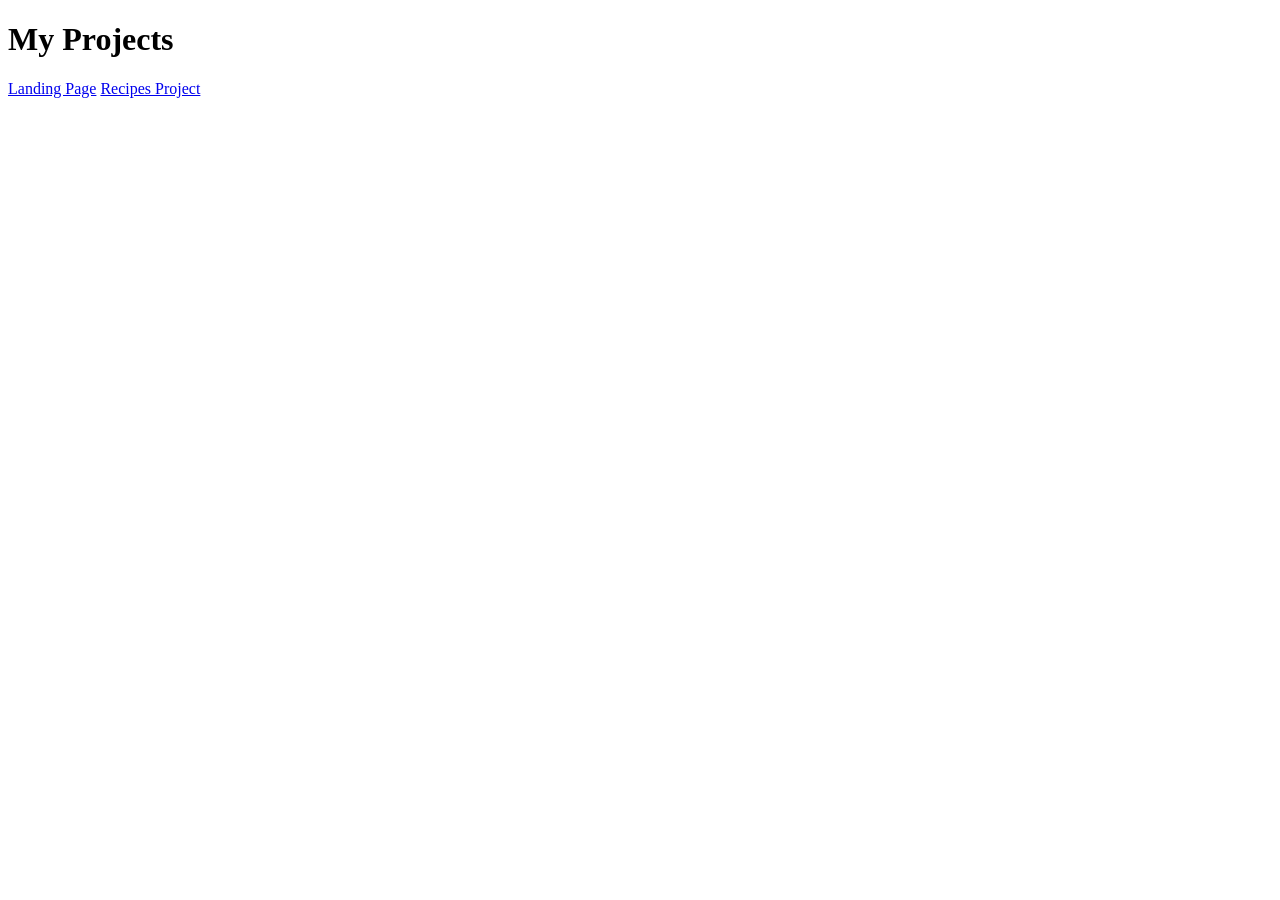
<file: team/members/ruthwik/projects/projects.html>
<!DOCTYPE html>
<html lang="en">

<head>
    <meta charset="UTF-8">
    <meta name="viewport" content="width=device-width, initial-scale=1.0">
    <title>Ruthwik Projects</title>
</head>

<body>
    <h1>My Projects</h1>
    <a href="./Landing Pages/landingPagesPrj.html">Landing Page</a>
    <a href="./odin-recipes/recipesPrj.html">Recipes Project</a>
</body>

</html>
</file>
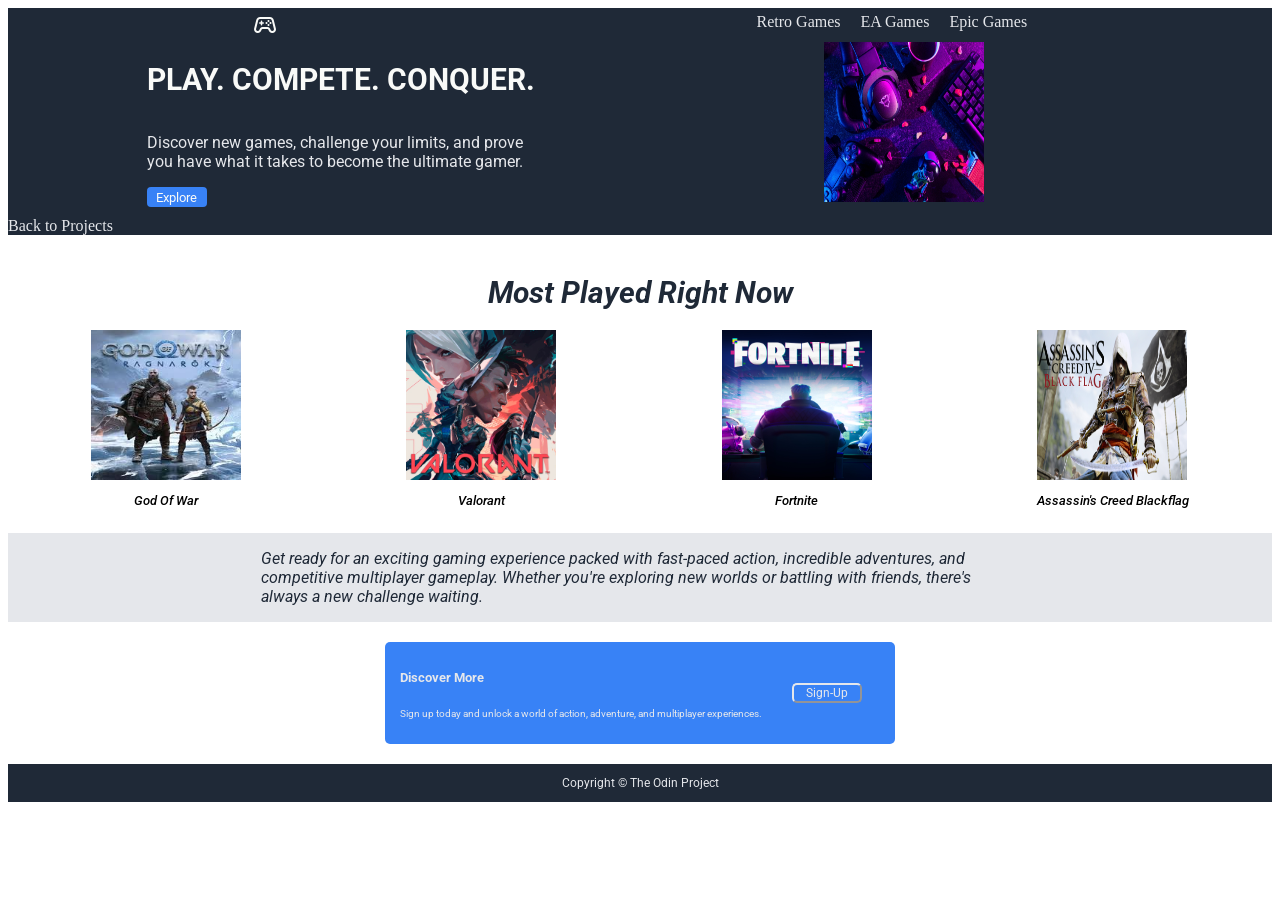
<file: team/members/ruthwik/projects/Landing Pages/landingPagesPrj.html>
<!DOCTYPE html>
<html lang="en">

<head>
    <meta charset="UTF-8">
    <meta name="viewport" content="width=device-width, initial-scale=1.0">
    <title>Landing Pages Project</title>
    <link rel="stylesheet" href="style.css">
    <link rel="preconnect" href="https://fonts.googleapis.com">
    <link rel="preconnect" href="https://fonts.gstatic.com" crossorigin>
    <link
        href="https://fonts.googleapis.com/css2?family=Betania+Patmos&family=Roboto:ital,wght@0,100..900;1,100..900&display=swap"
        rel="stylesheet">
    <link rel="stylesheet"
        href="https://fonts.googleapis.com/css2?family=Material+Symbols+Outlined:opsz,wght,FILL,GRAD@24,400,0,0&icon_names=stadia_controller" />
</head>

<body>
    <header class="header-bg">
        <div class="flex-container">
            <span class=" material-symbols-outlined font">
                stadia_controller
            </span>
            <div class="header-container">
                <a class="header-link"
                    href="https://www.retrogames.cc/gameboyadvance-games/dragon-ball-z-supersonic-warriors-k-projectg.html#google_vignette"
                    target="_blank">Retro
                    Games</a>
                <a class="header-link" href="https://www.ea.com/games/library/online" target="_blank">EA Games</a>
                <a class="header-link" href="https://store.epicgames.com/collection/top-free-to-play"
                    target="_blank">Epic Games</a>
            </div>
        </div>

        <div class="hero-container">
            <div class="sub-container1">
                <h1 class="hero-main">PLAY. COMPETE. CONQUER.</h1>
                <p class="hero-description">Discover new games, challenge your limits, and prove you have what it takes
                    to become the ultimate gamer.</p>
                <button class="hero-button">Explore</button>
            </div>

            <div class="sub-container2">
                <img class="hero-img" src="./images/pc-image.jpg">
            </div>
        </div>
        <a class="header-link" href="../projects.html">Back to Projects</a>
    </header>
    <div class="main-container">
        <h1 class="main-heading">Most Played Right Now</h1>
    </div>
    <div class="image-container">
        <div class="image-card">
            <img class="main-image" src="./images/god_of_war.jpg" alt="god of war">
            <p class="main-image-description">God Of War</p>
        </div>
        <div class="image-card">
            <img class="main-image" src="./images/valorant.jpg" alt="valorant">
            <p class="main-image-description">Valorant</p>
        </div>
        <div class="image-card">
            <img class="main-image" src="./images/fortnite.jpg" alt="Fortnite">
            <p class="main-image-description">Fortnite</p>
        </div>
        <div class="image-card">
            <img class="main-image" src="./images/assassin's_creed.jpg" alt="Assassin's Creed Black Flag">
            <p class="main-image-description">Assassin's Creed Blackflag</p>
        </div>
    </div>
    <div class="main-quote-bg">
        <div class="quote-container">
            <p class="main-quote">
                Get ready for an exciting gaming experience packed with fast-paced action, incredible adventures, and
                competitive multiplayer gameplay. Whether you're exploring new worlds or battling with friends, there's
                always a new challenge waiting.
            </p>
        </div>
    </div>
    <div class="main-container">
        <div class="call-box">
            <div class="call-container">
                <div class="sub1">
                    <p class="call-head">
                        Discover More
                    </p>
                    <p class="call-sub">
                        Sign up today and unlock a world of action, adventure, and multiplayer experiences.
                    </p>
                </div>
                <div class="sub2">
                    <button class="call-button">
                        Sign-Up
                    </button>
                </div>
            </div>
        </div>
    </div>
    <div class="footer-bg">
        <div class="footer-container">
            <p class="footer-text">Copyright
                &copy; The Odin Project
            </p>
        </div>
    </div>
</body>

</html>
</file>
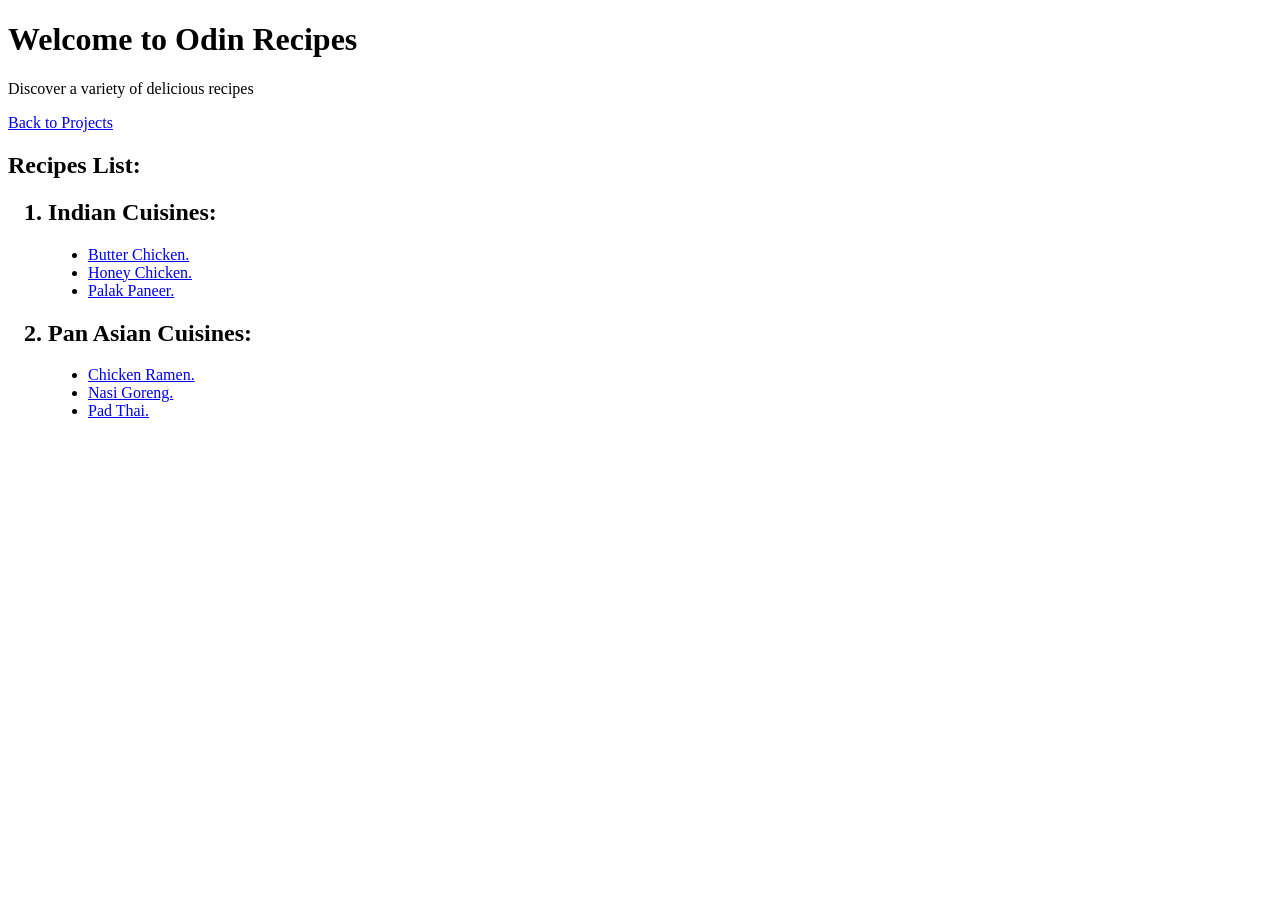
<file: team/members/ruthwik/projects/odin-recipes/recipesPrj.html>
<!DOCTYPE html>
<html lang="en">

<head>
    <meta charset="UTF-8">
    <meta name="viewport" content="width=device-width, initial-scale=1.0">
    <title>Recipes Project</title>
</head>

<body>
    <h1>Welcome to Odin Recipes</h1>
    <p>Discover a variety of delicious recipes</p>
    <a href="../projects.html">Back to Projects</a>
    <h2>Recipes List:</h2>
    <ol>
        <h2>
            <li>Indian Cuisines:</li>
        </h2>
        <ul>
            <li type="disc"><a href="./recipes/Indian Cuisines/butterChicken.html">Butter Chicken.</a></li>
            <li type="disc"><a href="./recipes/Indian Cuisines/honeyChicken.html">Honey Chicken.</a></li>
            <li type="disc"><a href="./recipes/Indian Cuisines/palakPaneer.html">Palak Paneer.</a></li>
        </ul>
        <h2>
            <li>Pan Asian Cuisines:</li>
        </h2>
        <ul>
            <li type="disc"><a href="./recipes/Pan Asian Cuisines/chickenRamen.html">Chicken Ramen.</a></li>
            <li type="disc"><a href="./recipes/Pan Asian Cuisines/nasiGoreng.html">Nasi Goreng.</a></li>
            <li type="disc"><a href="./recipes/Pan Asian Cuisines/padThai.html">Pad Thai.</a></li>
        </ul>
    </ol>

</body>

</html>
</file>
<file: css/style.css>
/* ============================================================
   TSE Learning Hub — Stylesheet
   Theme: "Ink & Signal" — dark ink sections for the technical/
   git-workflow story, warm paper sections for the human/learning
   story. Accents: signal gold (progress) + merge teal (growth).
   ============================================================ */

:root {
  /* Color */
  --ink: #10131f;
  --ink-soft: #171b2c;
  --ink-line: rgba(236, 233, 224, 0.14);
  --paper: #ece9e0;
  --paper-soft: #f5f3ed;
  --paper-line: rgba(16, 19, 31, 0.12);
  --ink-text: #14171f;
  --ink-text-dim: rgba(20, 23, 31, 0.62);
  --paper-text: #ece9e0;
  --paper-text-dim: rgba(236, 233, 224, 0.62);
  --gold: #e3a530;
  --gold-dim: rgba(227, 165, 48, 0.16);
  --teal: #3fa796;
  --teal-dim: rgba(63, 167, 150, 0.16);

  /* Type */
  --font-display: "Space Grotesk", "Helvetica Neue", Arial, sans-serif;
  --font-body: "IBM Plex Sans", "Helvetica Neue", Arial, sans-serif;
  --font-mono: "IBM Plex Mono", "SFMono-Regular", Consolas, monospace;

  /* Scale */
  --step--1: clamp(0.83rem, 0.8rem + 0.15vw, 0.9rem);
  --step-0: clamp(1rem, 0.95rem + 0.2vw, 1.1rem);
  --step-1: clamp(1.2rem, 1.1rem + 0.4vw, 1.4rem);
  --step-2: clamp(1.5rem, 1.3rem + 0.8vw, 1.9rem);
  --step-3: clamp(1.9rem, 1.6rem + 1.4vw, 2.6rem);
  --step-4: clamp(2.4rem, 1.9rem + 2.4vw, 3.6rem);
  --step-5: clamp(3rem, 2.2rem + 3.6vw, 5rem);

  /* Layout */
  --content-width: 1120px;
  --gutter: clamp(1.25rem, 4vw, 3rem);
  --radius-sm: 4px;
  --radius-md: 8px;
  --ease: cubic-bezier(0.22, 0.61, 0.36, 1);
}

/* ---------- Reset ---------- */
*, *::before, *::after { box-sizing: border-box; }
html { scroll-behavior: smooth; }
@media (prefers-reduced-motion: reduce) {
  html { scroll-behavior: auto; }
  *, *::before, *::after {
    animation-duration: 0.001ms !important;
    animation-iteration-count: 1 !important;
    transition-duration: 0.001ms !important;
    scroll-behavior: auto !important;
  }
}
body {
  margin: 0;
  background: var(--paper);
  color: var(--ink-text);
  font-family: var(--font-body);
  font-size: var(--step-0);
  line-height: 1.55;
  -webkit-font-smoothing: antialiased;
}
img { max-width: 100%; display: block; }
a { color: inherit; text-decoration: none; }
ul { margin: 0; padding: 0; list-style: none; }
h1, h2, h3, h4, p { margin: 0; }
button { font: inherit; color: inherit; background: none; border: none; cursor: pointer; }
input, textarea { font: inherit; }

:focus-visible {
  outline: 2px solid var(--gold);
  outline-offset: 3px;
}

.wrap {
  max-width: var(--content-width);
  margin-inline: auto;
  padding-inline: var(--gutter);
}

.section {
  padding-block: clamp(3.5rem, 8vw, 6.5rem);
}
.section--ink { background: var(--ink); color: var(--paper-text); }
.section--paper { background: var(--paper); color: var(--ink-text); }
.section--paper-soft { background: var(--paper-soft); color: var(--ink-text); }

.eyebrow {
  display: inline-flex;
  align-items: center;
  gap: 0.5em;
  font-family: var(--font-mono);
  font-size: var(--step--1);
  color: var(--gold);
}
.eyebrow::before {
  content: "";
  width: 0.9em;
  height: 1px;
  background: var(--gold);
}

.h-display {
  font-family: var(--font-display);
  font-weight: 600;
  line-height: 1.05;
  letter-spacing: -0.01em;
}
.h-1 { font-size: var(--step-5); }
.h-2 { font-size: var(--step-4); }
.h-3 { font-size: var(--step-3); }
.h-4 { font-size: var(--step-2); }

.lede {
  font-size: var(--step-1);
  max-width: 46ch;
  color: var(--ink-text-dim);
}
.section--ink .lede { color: rgba(236, 233, 224, 0.78); }

.mono {
  font-family: var(--font-mono);
  font-size: var(--step--1);
}

/* ---------- Buttons ---------- */
.btn {
  display: inline-flex;
  align-items: center;
  justify-content: center;
  min-height: 3rem;
  gap: 0.6em;
  padding: 0.8em 1.5em;
  border-radius: var(--radius-sm);
  font-family: var(--font-display);
  font-weight: 600;
  font-size: var(--step-0);
  transition: transform 0.25s var(--ease), background 0.25s var(--ease), color 0.25s var(--ease), border-color 0.25s var(--ease);
}
.btn:hover { transform: translateY(-2px); }
.btn-primary {
  background: var(--gold);
  color: var(--ink);
}
.btn-primary:hover { background: #f0b243; }
.btn-primary--dark {
  border: 1px solid var(--ink);
  background: var(--ink);
  color: var(--paper-text);
}
.btn-primary--dark:hover {
  border-color: var(--teal);
  background: var(--ink-soft);
  color: var(--paper-text);
}
.btn-ghost {
  border: 1px solid var(--ink-line);
  color: var(--paper-text);
}
.btn-ghost:hover { border-color: var(--gold); color: var(--gold); }
.section--paper .btn-ghost { border-color: var(--paper-line); color: var(--ink-text); }
.section--paper .btn-ghost:hover { border-color: var(--teal); color: var(--teal); }

/* ---------- Header / Nav ---------- */
.site-header {
  position: sticky;
  top: 0;
  z-index: 40;
  background: rgba(0, 0, 0, 0.92);
  backdrop-filter: blur(10px);
  border-bottom: 1px solid var(--ink-line);
}
.site-header .wrap {
  display: flex;
  align-items: center;
  justify-content: space-between;
  height: 68px;
}
.brand {
  display: flex;
  align-items: center;
  gap: 0.65rem;
  font-family: var(--font-display);
  font-weight: 700;
  font-size: 1rem;
  color: var(--paper-text);
}
.brand-logo {
  width: auto;
  height: 36px;
  flex: 0 0 auto;
  object-fit: contain;
}
.brand-program {
  white-space: nowrap;
  line-height: 1.15;
}
.nav-links {
  display: flex;
  align-items: center;
  gap: clamp(1.25rem, 3vw, 2.5rem);
}
.nav-links a {
  font-family: var(--font-mono);
  font-size: var(--step--1);
  color: var(--paper-text-dim);
  position: relative;
  padding-block: 0.3em;
}
.nav-links a:hover,
.nav-links a[aria-current="page"] { color: var(--paper-text); }
.nav-links a[aria-current="page"]::after {
  content: "";
  position: absolute;
  left: 0; right: 0; bottom: -2px;
  height: 2px;
  background: var(--gold);
}
.nav-links .nav-mobile-github { display: none; }
.nav-cta {
  border: 1px solid var(--ink-line);
  padding: 0.5em 1.1em;
  border-radius: var(--radius-sm);
  font-family: var(--font-mono);
  font-size: var(--step--1);
  color: var(--paper-text);
  display: flex;
  align-items: center;
  gap: 0.5em;
}
.nav-cta:hover { border-color: var(--gold); color: var(--gold); }
.nav-toggle {
  display: none;
  flex-direction: column;
  gap: 5px;
  padding: 0.5em;
}
.nav-toggle span {
  width: 22px;
  height: 2px;
  background: var(--paper-text);
  transition: transform 0.25s var(--ease), opacity 0.25s var(--ease);
}

@media (max-width: 900px) {
  .nav-toggle { display: flex; }
  .nav-links {
    position: fixed;
    inset: 68px 0 auto 0;
    flex-direction: column;
    align-items: flex-start;
    gap: 1.25rem;
    background: var(--ink);
    border-bottom: 1px solid var(--ink-line);
    padding: 1.5rem var(--gutter) 2rem;
    transform: translateY(-8px);
    opacity: 0;
    pointer-events: none;
    visibility: hidden;
    transition: opacity 0.25s var(--ease), transform 0.25s var(--ease);
  }
  .nav-links.is-open {
    opacity: 1;
    transform: translateY(0);
    pointer-events: auto;
    visibility: visible;
  }
  .nav-links .nav-mobile-github {
    display: inline-flex;
    align-items: center;
    margin-top: 0.25rem;
    padding: 0.5rem 0.85rem;
    border: 1px solid var(--ink-line);
    border-radius: var(--radius-sm);
  }
  .nav-links .nav-mobile-github:hover { border-color: var(--gold); color: var(--gold); }
  .nav-cta { display: none; }
}

/* ---------- Hero ---------- */
.hero {
  position: relative;
  overflow: hidden;
  isolation: isolate;
  background: #000;
  padding-block: clamp(4rem, 12vw, 8rem) clamp(3rem, 8vw, 5rem);
}
.exaze-ambient {
  position: absolute;
  z-index: 0;
  inset: 0;
  overflow: hidden;
  pointer-events: none;
  background:
    radial-gradient(ellipse at 80% 44%, rgba(34, 100, 165, 0.14), transparent 39%),
    radial-gradient(ellipse at 69% 80%, rgba(44, 132, 71, 0.09), transparent 34%),
    linear-gradient(90deg, #000 0%, rgba(0, 0, 0, 0.94) 36%, rgba(0, 0, 0, 0.66) 64%, rgba(0, 0, 0, 0.22) 100%),
    #000;
}
.exaze-ambient__light {
  position: absolute;
  border-radius: 50%;
  pointer-events: none;
  will-change: transform, opacity;
}
.exaze-ambient__light--blue {
  width: min(42vw, 560px);
  aspect-ratio: 1;
  top: -20%;
  right: 5%;
  background: radial-gradient(circle, rgba(53, 137, 220, 0.22) 0%, rgba(31, 90, 158, 0.09) 34%, transparent 72%);
  animation: exaze-light-drift 32s ease-in-out infinite alternate;
}
.exaze-ambient__light--green {
  width: min(36vw, 460px);
  aspect-ratio: 1;
  right: 12%;
  bottom: -37%;
  background: radial-gradient(circle, rgba(94, 185, 75, 0.17) 0%, rgba(44, 128, 69, 0.07) 38%, transparent 72%);
  animation: exaze-light-drift 39s ease-in-out -11s infinite alternate-reverse;
}
.exaze-ambient__light--red {
  width: min(22vw, 260px);
  aspect-ratio: 1;
  top: 35%;
  right: 27%;
  background: radial-gradient(circle, rgba(230, 34, 42, 0.09) 0%, rgba(164, 24, 39, 0.035) 38%, transparent 72%);
  animation: exaze-light-drift 44s ease-in-out -18s infinite alternate;
}
.exaze-ambient__particles {
  position: absolute;
  inset: 0;
}
.exaze-ambient__particles span {
  position: absolute;
  width: 2px;
  height: 2px;
  border-radius: 50%;
  background: rgba(177, 205, 226, 0.72);
  box-shadow: 0 0 9px rgba(90, 159, 219, 0.45);
  opacity: 0.22;
  animation: exaze-particle-drift 17s ease-in-out infinite alternate;
}
.exaze-ambient__particles span:nth-child(1) { left: 60%; top: 19%; animation-delay: -3s; }
.exaze-ambient__particles span:nth-child(2) { left: 78%; top: 17%; width: 3px; height: 3px; animation-delay: -10s; }
.exaze-ambient__particles span:nth-child(3) { left: 91%; top: 38%; animation-delay: -6s; }
.exaze-ambient__particles span:nth-child(4) { left: 71%; top: 66%; animation-delay: -13s; }
.exaze-ambient__particles span:nth-child(5) { left: 86%; top: 78%; width: 3px; height: 3px; animation-delay: -8s; }
.exaze-ambient__particles span:nth-child(6) { left: 53%; top: 47%; animation-delay: -15s; }
.exaze-ambient__particles span:nth-child(7) { left: 96%; top: 61%; animation-delay: -4s; }
.exaze-ambient__particles span:nth-child(8) { left: 64%; top: 85%; animation-delay: -11s; }
.hero-grid {
  position: relative;
  z-index: 2;
  min-width: 0;
  display: grid;
  grid-template-columns: minmax(0, 1.15fr) minmax(280px, 0.85fr);
  gap: clamp(2rem, 4vw, 3rem);
  align-items: center;
}
.hero-brand-visual {
  display: grid;
  min-width: 0;
  align-items: center;
  justify-items: end;
}
.hero-copy { min-width: 0; }
.hero-logo-morph {
  position: relative;
  justify-self: end;
  width: min(100%, 360px);
  max-width: 100%;
  aspect-ratio: 360 / 490;
}
.hero-logo-morph__svg {
  position: absolute;
  inset: 0 0 auto;
  width: 100%;
  max-width: 100%;
  height: 84.5%;
  overflow: visible;
  pointer-events: none;
}
.hero-logo-morph__wordmark {
  position: absolute;
  inset: auto 0 0;
  height: 15.5%;
  background: url("../exaze-logo-light.png") center bottom / 100% auto no-repeat;
  opacity: 1;
  pointer-events: none;
}
.hero-logo-morph__meanings {
  position: absolute;
  inset: auto 0 0;
  display: grid;
  grid-template-columns: repeat(3, minmax(0, 1fr));
  height: 15.5%;
  opacity: 0;
  pointer-events: none;
}
.hero-logo-morph__meaning {
  display: grid;
  align-content: center;
  justify-items: center;
  gap: 0.08rem;
  color: rgba(232, 238, 242, 0.48);
  transition: color 180ms ease;
}
.hero-logo-morph__meaning b {
  font: 700 clamp(1.1rem, 2.5vw, 1.5rem)/1 var(--font-display);
  transition: color 180ms ease, transform 180ms ease;
}
.hero-logo-morph__meaning small {
  font: 500 clamp(0.62rem, 1.2vw, 0.76rem)/1.2 var(--font-body);
  white-space: nowrap;
}
.hero-logo-morph__meaning.is-active {
  color: rgba(238, 243, 245, 0.92);
}
.hero-logo-morph__meaning.is-active b {
  color: #a5d878;
  transform: translateY(-1px);
}
@keyframes exaze-light-drift {
  from { transform: translate3d(-8px, 5px, 0); opacity: 0.78; }
  to { transform: translate3d(12px, -9px, 0); opacity: 1; }
}
@keyframes exaze-particle-drift {
  from { transform: translate3d(0, 0, 0); opacity: 0.12; }
  to { transform: translate3d(10px, -14px, 0); opacity: 0.38; }
}
@media (max-width: 900px) {
  .hero-grid {
    grid-template-columns: minmax(0, 1fr);
    gap: 2rem;
  }
  .hero-copy { grid-row: 1; }
  .hero-stats { grid-row: 2; }
  .hero-brand-visual { grid-row: 3; justify-items: center; }
  .hero-logo-morph { justify-self: center; width: min(82vw, 300px); }
  .pipeline { grid-template-columns: repeat(2, minmax(0, 1fr)); }
}
@media (max-width: 760px) {
  .exaze-ambient__light--blue { width: 72vw; top: -7%; right: -12%; }
  .exaze-ambient__light--green { width: 62vw; right: -8%; bottom: -16%; }
  .exaze-ambient__light--red { width: 34vw; top: 25%; right: 23%; }
  .exaze-ambient__particles span:nth-child(n + 5) { display: none; }
  .exaze-ambient {
    background:
      radial-gradient(ellipse at 79% 82%, rgba(34, 100, 165, 0.14), transparent 40%),
      radial-gradient(ellipse at 72% 92%, rgba(44, 132, 71, 0.09), transparent 34%),
      linear-gradient(180deg, rgba(0, 0, 0, 0.55) 0%, rgba(0, 0, 0, 0.82) 34%, rgba(0, 0, 0, 0.93) 100%),
      #000;
  }
  .hero h1 { font-size: clamp(2.25rem, 9vw, 3.4rem); }
}
.hero-kicker {
  margin-bottom: 1.25rem;
}
.hero h1 { margin-bottom: 1.25rem; }
.hero .lede { margin-bottom: 2.25rem; }
.hero-actions {
  display: flex;
  gap: 0.75rem;
  flex-wrap: wrap;
  margin-bottom: 2.5rem;
}
.hero-actions .btn { padding-inline: 1rem; }
.hero-stats {
  grid-column: 1 / -1;
  display: grid;
  grid-template-columns: repeat(3, minmax(0, 1fr));
  gap: clamp(1rem, 3vw, 2rem);
  border-top: 1px solid var(--ink-line);
  padding-top: 1.5rem;
}
.hero-stat p:first-child {
  font-family: var(--font-mono);
  font-size: var(--step-0);
  color: var(--gold);
}
.hero-stat { min-width: 0; }
.hero-stat p:last-child {
  font-size: clamp(0.93rem, 0.9rem + 0.12vw, 1rem);
  color: rgba(236, 233, 224, 0.78);
  margin-top: 0.25rem;
}
@media (max-width: 760px) {
  .hero-stats { grid-template-columns: 1fr; gap: 1rem; }
}

.pipeline-section {
  padding-block: clamp(3.75rem, 6vw, 5rem);
}

/* ---------- Process flow (About) ---------- */
.flow {
  display: grid;
  grid-template-columns: repeat(auto-fit, minmax(150px, 1fr));
  gap: 1px;
  background: var(--paper-line);
  border: 1px solid var(--paper-line);
  margin-top: 2.5rem;
}
.flow-step {
  background: var(--paper-soft);
  padding: 1.75rem 1.5rem;
  display: flex;
  flex-direction: column;
  gap: 0.5rem;
}
.flow-step .mono { color: var(--teal); }
.flow-step h4 { font-family: var(--font-display); font-size: var(--step-0); font-weight: 600; }

/* ---------- Focus list (About) ---------- */
.focus-grid {
  display: grid;
  grid-template-columns: repeat(auto-fit, minmax(200px, 1fr));
  gap: 1.75rem;
  margin-top: 2.5rem;
}
.focus-item {
  border-top: 1px solid var(--paper-line);
  padding-top: 1.1rem;
}
.focus-item h4 {
  font-family: var(--font-display);
  font-weight: 600;
  font-size: var(--step-0);
  margin-bottom: 0.4rem;
}
.focus-item p { color: var(--ink-text-dim); font-size: var(--step--1); }

/* ---------- Two-col text blocks ---------- */
.split {
  display: grid;
  grid-template-columns: minmax(0, 1fr) minmax(0, 1.15fr);
  gap: clamp(2.5rem, 5vw, 4rem);
  align-items: start;
}
.split--overview h2 {
  max-width: 20ch;
  font-size: clamp(2rem, 1.8rem + 1vw, 2.5rem);
}
@media (max-width: 760px) {
  .split { grid-template-columns: 1fr; }
}

/* ---------- Team page ---------- */
.team-toolbar {
  display: flex;
  justify-content: space-between;
  align-items: flex-end;
  flex-wrap: wrap;
  gap: 1.5rem;
  margin-bottom: 2.5rem;
}
.team-count {
  font-family: var(--font-mono);
  font-size: var(--step--1);
  color: var(--ink-text-dim);
}

.team-grid {
  display: grid;
  grid-template-columns: repeat(auto-fill, minmax(270px, 1fr));
  gap: 1.5rem;
}

.profile-card {
  background: var(--paper-soft);
  border: 1px solid var(--paper-line);
  border-radius: var(--radius-md);
  padding: 1.75rem;
  display: flex;
  flex-direction: column;
  gap: 1rem;
  transition: border-color 0.25s var(--ease), transform 0.25s var(--ease);
}
.profile-card:hover {
  border-color: var(--teal);
  transform: translateY(-3px);
}
.profile-photo {
  width: 56px;
  height: 56px;
  border-radius: 50%;
  background: var(--gold-dim);
  color: var(--ink-text);
  font-family: var(--font-display);
  font-weight: 700;
  display: flex;
  align-items: center;
  justify-content: center;
  font-size: 1.1rem;
  overflow: hidden;
}
.profile-photo img { width: 100%; height: 100%; object-fit: cover; }
.profile-card h3 {
  font-family: var(--font-display);
  font-weight: 600;
  font-size: var(--step-1);
}
.profile-role {
  font-family: var(--font-mono);
  font-size: var(--step--1);
  color: var(--teal);
}
.profile-bio {
  font-size: var(--step--1);
  color: var(--ink-text-dim);
  flex-grow: 1;
}
.profile-skills {
  display: flex;
  flex-wrap: wrap;
  gap: 0.4rem;
}
.skill-tag {
  font-family: var(--font-mono);
  font-size: 0.72rem;
  padding: 0.3em 0.6em;
  background: var(--teal-dim);
  color: #1f5c52;
  border-radius: 3px;
}
.profile-link {
  font-family: var(--font-mono);
  font-size: var(--step--1);
  display: inline-flex;
  align-items: center;
  gap: 0.4em;
  color: var(--ink-text);
  border-top: 1px solid var(--paper-line);
  padding-top: 0.9rem;
}
.profile-link:hover { color: var(--teal); }

/* Empty state */
.empty-state {
  border: 1px dashed var(--paper-line);
  border-radius: var(--radius-md);
  padding: clamp(2.5rem, 6vw, 4.5rem) clamp(1.5rem, 5vw, 3rem);
  text-align: left;
  display: flex;
  flex-direction: column;
  gap: 1.5rem;
  align-items: flex-start;
}
.empty-state .mono { color: var(--teal); }
.empty-state pre {
  background: var(--ink);
  color: var(--paper-text);
  font-family: var(--font-mono);
  font-size: var(--step--1);
  padding: 1.25rem 1.5rem;
  border-radius: var(--radius-sm);
  overflow-x: auto;
  width: 100%;
}
.empty-state pre .c-comment { color: var(--paper-text-dim); }
.empty-state pre .c-teal { color: var(--teal); }
.empty-state pre .c-gold { color: var(--gold); }

/* ---------- Cards / pipeline (Home) ---------- */
.pipeline {
  display: grid;
  grid-template-columns: repeat(4, minmax(0, 1fr));
  gap: 1px;
  margin-top: 1.75rem;
  border: 1px solid var(--ink-line);
  border-radius: var(--radius-md);
  overflow: hidden;
  background: var(--ink-line);
}
.pipeline-step {
  min-width: 0;
  padding: 1.4rem 1.25rem;
  position: relative;
  background: var(--ink);
}
.pipeline-step .mono { color: var(--gold); display: block; margin-bottom: 0.5rem; }
.pipeline-step p {
  font-size: clamp(0.93rem, 0.9rem + 0.12vw, 1rem);
  line-height: 1.5;
  color: rgba(236, 233, 224, 0.78);
}
@media (max-width: 860px) {
  .pipeline { grid-template-columns: repeat(2, minmax(0, 1fr)); }
}

/* ---------- CTA banner ---------- */
.cta-banner {
  display: flex;
  justify-content: space-between;
  align-items: center;
  flex-wrap: wrap;
  gap: 1.5rem;
  padding: 2.5rem;
  border: 1px solid var(--paper-line);
  border-radius: var(--radius-md);
  background: var(--paper-soft);
}
@media (max-width: 560px) {
  .cta-banner { padding: 1.5rem; }
}

/* ---------- Footer ---------- */
.site-footer {
  background: var(--ink);
  color: var(--paper-text-dim);
  padding-block: 3rem;
  border-top: 1px solid var(--ink-line);
}
.site-footer .wrap {
  display: flex;
  justify-content: space-between;
  align-items: center;
  flex-wrap: wrap;
  gap: 1rem;
  font-size: var(--step--1);
}
.site-footer a:hover { color: var(--gold); }
.footer-links { display: flex; gap: 1.5rem; }

/* ---------- Utility ---------- */
.mt-lg { margin-top: clamp(2rem, 5vw, 3.5rem); }
.center { text-align: center; }
.visually-hidden {
  position: absolute;
  width: 1px; height: 1px;
  overflow: hidden;
  clip: rect(0 0 0 0);
  white-space: nowrap;
}
</file>
<file: team/members/jaswanth/style.css>
/* ============================================================
   YOUR stylesheet. The aurora background, glow effects, and
   animations below are a strong starting point — swap the colors
   in :root and it's a completely different page. Everything here
   is plain CSS (+ one small script for the interactive bits), no
   frameworks.
   ============================================================ */

:root {
  --bg: #08080f;
  --text: #f1efe9;
  --muted: #a6a2b8;
  --accent: #8b6bff;   /* violet */
  --accent-2: #22d3ee; /* cyan */
  --accent-3: #ff6bd6; /* pink, used sparingly in the aurora */
  --border: rgba(241, 239, 233, 0.12);
  --glass: rgba(255, 255, 255, 0.05);
  --font-display: "Space Grotesk", sans-serif;
  --font-body: "IBM Plex Sans", sans-serif;
  --font-mono: "IBM Plex Mono", monospace;
  --ease: cubic-bezier(0.22, 0.61, 0.36, 1);
}

* { box-sizing: border-box; }

html { scroll-behavior: smooth; }

body {
  margin: 0;
  background: var(--bg);
  color: var(--text);
  font-family: var(--font-body);
  line-height: 1.65;
  overflow-x: hidden;
  position: relative;
}

::selection { background: var(--accent); color: #08080f; }

/* ---------- Aurora background ---------- */
.aurora {
  position: fixed;
  inset: 0;
  z-index: -2;
  overflow: hidden;
  pointer-events: none;
}
.blob {
  position: absolute;
  width: 46vw;
  height: 46vw;
  max-width: 560px;
  max-height: 560px;
  border-radius: 50%;
  filter: blur(90px);
  opacity: 0.38;
  will-change: transform;
}
.blob-a { background: var(--accent); top: -12%; left: -8%; animation: drift-a 22s ease-in-out infinite; }
.blob-b { background: var(--accent-2); bottom: -18%; right: -10%; animation: drift-b 26s ease-in-out infinite; }
.blob-c { background: var(--accent-3); top: 40%; left: 55%; opacity: 0.22; animation: drift-c 30s ease-in-out infinite; }

@keyframes drift-a {
  0%, 100% { transform: translate(0, 0) scale(1); }
  50% { transform: translate(6vw, 8vh) scale(1.12); }
}
@keyframes drift-b {
  0%, 100% { transform: translate(0, 0) scale(1); }
  50% { transform: translate(-5vw, -6vh) scale(1.08); }
}
@keyframes drift-c {
  0%, 100% { transform: translate(0, 0) scale(1); }
  50% { transform: translate(-4vw, 5vh) scale(0.9); }
}

/* subtle grain so the blur doesn't look flat */
.aurora::after {
  content: "";
  position: absolute;
  inset: 0;
  background-image: radial-gradient(rgba(255,255,255,0.035) 1px, transparent 1px);
  background-size: 3px 3px;
}

/* ---------- Cursor glow ---------- */
.cursor-glow {
  position: fixed;
  top: 0; left: 0;
  width: 380px;
  height: 380px;
  margin: -190px 0 0 -190px;
  border-radius: 50%;
  background: radial-gradient(circle, rgba(139,107,255,0.14) 0%, rgba(139,107,255,0) 70%);
  pointer-events: none;
  z-index: 0;
  transform: translate(-1000px, -1000px);
  transition: opacity 0.3s ease;
}

/* ---------- Layout ---------- */
.profile {
  max-width: 680px;
  margin: 0 auto;
  padding: 1rem 1.5rem 6rem;
  position: relative;
  z-index: 1;
}

.back-link {
  position: relative;
  z-index: 2;
  display: inline-flex;
  align-items: center;
  gap: 0.5em;
  margin: 1.5rem;
  font-family: var(--font-mono);
  font-size: 0.85rem;
  color: var(--muted);
  text-decoration: none;
  transition: color 0.25s var(--ease), gap 0.25s var(--ease);
}
.back-link:hover { color: var(--text); gap: 0.75em; }

/* ---------- Reveal on scroll ---------- */
.reveal {
  opacity: 0;
  transform: translateY(22px);
  transition: opacity 0.7s var(--ease), transform 0.7s var(--ease);
}
.reveal.is-visible {
  opacity: 1;
  transform: translateY(0);
}

/* ---------- Hero ---------- */
.profile-hero {
  text-align: center;
  padding-block: 3rem 4rem;
  border-bottom: 1px solid var(--border);
  margin-bottom: 3rem;
}

.avatar-wrap {
  position: relative;
  width: 96px;
  height: 96px;
  margin: 0 auto 1.75rem;
  transform-style: preserve-3d;
  transition: transform 0.15s ease-out;
}
.avatar {
  width: 100%;
  height: 100%;
  border-radius: 50%;
  background: linear-gradient(135deg, var(--accent), var(--accent-2));
  display: flex;
  align-items: center;
  justify-content: center;
  font-family: var(--font-display);
  font-weight: 700;
  font-size: 1.4rem;
  box-shadow: 0 0 40px -8px rgba(139, 107, 255, 0.65);
}
.avatar-ring {
  position: absolute;
  inset: -10px;
  border-radius: 50%;
  border: 1px solid var(--border);
  animation: spin 14s linear infinite;
}
.avatar-ring::before {
  content: "";
  position: absolute;
  top: -1px;
  left: 50%;
  width: 6px;
  height: 6px;
  background: var(--accent-2);
  border-radius: 50%;
  box-shadow: 0 0 10px 2px var(--accent-2);
}
@keyframes spin { to { transform: rotate(360deg); } }

.eyebrow {
  font-family: var(--font-mono);
  font-size: 0.78rem;
  letter-spacing: 0.04em;
  color: var(--accent-2);
  margin-bottom: 0.9rem;
}

.gradient-text {
  font-family: var(--font-display);
  font-weight: 700;
  font-size: clamp(2.1rem, 5vw + 1rem, 3.4rem);
  line-height: 1.05;
  margin: 0 0 1rem;
  background: linear-gradient(100deg, var(--text) 20%, var(--accent-2) 50%, var(--accent) 80%);
  background-size: 220% auto;
  background-clip: text;
  -webkit-background-clip: text;
  color: transparent;
  animation: shimmer 7s ease-in-out infinite;
}
@keyframes shimmer {
  0%, 100% { background-position: 0% 50%; }
  50% { background-position: 100% 50%; }
}

.tagline {
  max-width: 44ch;
  margin: 0 auto 2rem;
  color: var(--muted);
  font-size: 1.05rem;
}

.hero-actions {
  display: flex;
  justify-content: center;
  gap: 1rem;
  flex-wrap: wrap;
}

/* glowing gradient-border button */
.btn-glow {
  position: relative;
  display: inline-flex;
  align-items: center;
  padding: 0.8em 1.6em;
  border-radius: 999px;
  font-family: var(--font-display);
  font-weight: 600;
  font-size: 0.95rem;
  color: var(--bg);
  background: linear-gradient(100deg, var(--accent-2), var(--accent));
  background-size: 200% auto;
  transition: background-position 0.5s var(--ease), transform 0.25s var(--ease), box-shadow 0.25s var(--ease);
  box-shadow: 0 0 0 rgba(139,107,255,0);
}
.btn-glow:hover {
  background-position: 100% 0;
  transform: translateY(-2px);
  box-shadow: 0 8px 30px -8px rgba(139, 107, 255, 0.7);
}

.btn-ghost {
  display: inline-flex;
  align-items: center;
  padding: 0.8em 1.6em;
  border-radius: 999px;
  border: 1px solid var(--border);
  color: var(--text);
  font-family: var(--font-display);
  font-weight: 600;
  font-size: 0.95rem;
  transition: border-color 0.25s var(--ease), background 0.25s var(--ease), transform 0.25s var(--ease);
}
.btn-ghost:hover {
  border-color: var(--accent-2);
  background: rgba(34, 211, 238, 0.08);
  transform: translateY(-2px);
}

/* ---------- Sections ---------- */
.profile-section { margin-bottom: 3.5rem; }

.section-label {
  color: var(--accent-2);
  font-size: 0.78rem;
  letter-spacing: 0.03em;
  margin-bottom: 1.1rem;
}

.body-text { color: var(--muted); max-width: 60ch; }
.muted { color: var(--muted); font-size: 0.92rem; }

/* ---------- Skill tags ---------- */
.tag-list {
  list-style: none;
  display: flex;
  flex-wrap: wrap;
  gap: 0.6rem;
  padding: 0;
  margin: 0;
}
.tag-list li {
  font-family: var(--font-mono);
  font-size: 0.85rem;
  padding: 0.5em 1em;
  background: var(--glass);
  border: 1px solid var(--border);
  border-radius: 999px;
  backdrop-filter: blur(6px);
  transition: transform 0.25s var(--ease), border-color 0.25s var(--ease), box-shadow 0.25s var(--ease);
}
.tag-list li:hover {
  transform: translateY(-3px);
  border-color: var(--accent-2);
  box-shadow: 0 6px 20px -8px rgba(34, 211, 238, 0.5);
}

/* ---------- Project card ---------- */
.project-card {
  position: relative;
  border-radius: 16px;
  padding: 1px;
  overflow: hidden;
  isolation: isolate;
}
.project-card-glow {
  position: absolute;
  inset: -60%;
  background: conic-gradient(from 0deg, var(--accent), var(--accent-2), var(--accent-3), var(--accent));
  animation: spin 6s linear infinite;
  opacity: 0;
  transition: opacity 0.4s ease;
  z-index: 0;
}
.project-card:hover .project-card-glow { opacity: 0.55; }
.project-card-body {
  position: relative;
  z-index: 1;
  background: #0d0d18;
  border-radius: 15px;
  padding: 1.75rem;
}
.project-card h3 {
  font-family: var(--font-display);
  font-size: 1.1rem;
  margin: 0 0 0.5rem;
  display: flex;
  align-items: center;
  gap: 0.4em;
}
.project-card .arrow {
  transition: transform 0.25s var(--ease);
  color: var(--accent-2);
}
.project-card:hover .arrow { transform: translate(3px, -3px); }
.project-card p { color: var(--muted); margin: 0 0 1rem; font-size: 0.92rem; }
.project-tags { display: flex; gap: 0.5rem; }
.project-tags span {
  font-family: var(--font-mono);
  font-size: 0.72rem;
  padding: 0.3em 0.7em;
  border: 1px solid var(--border);
  border-radius: 999px;
  color: var(--muted);
}

/* ---------- Motion & accessibility ---------- */
@media (prefers-reduced-motion: reduce) {
  html { scroll-behavior: auto; }
  .blob, .avatar-ring, .gradient-text, .project-card-glow {
    animation: none !important;
  }
  .reveal {
    opacity: 1;
    transform: none;
    transition: none;
  }
  .cursor-glow { display: none; }
}

:focus-visible {
  outline: 2px solid var(--accent-2);
  outline-offset: 3px;
}

@media (max-width: 480px) {
  .cursor-glow { display: none; }
}
</file>
<file: team/members/ruthwik/projects/Landing Pages/style.css>
.header-bg,
.footer-bg {
    background-color: #1F2937;
}

.flex-container,
.header-container,
.hero-container,
.sub-container1,
.main-container,
.image-container,
.image-card,
.main-quote-bg,
.quote-container,
.call-container,
.sub1,
.sub2,
.footer-container {
    display: flex;
}

.flex-container {
    justify-content: space-around;
    padding: 5px;
}

.header-container {
    flex-direction: row;
    column-gap: 20px;
}

.hero-container {
    justify-content: space-around;
}

.sub-container1 {
    flex-direction: column;
    margin-bottom: 10px;
}

.main-container {
    justify-content: space-around;
    margin-top: 20px;
}

.image-container {
    justify-content: space-around;

}

.image-card {
    flex-direction: column;
    text-align: center;
}

.image-card:hover {
    transform: scale(1.2);
    color: rgb(26, 121, 245);
}

.main-quote-bg {
    margin-top: 12px;
    justify-content: center;
}

.quote-container {
    width: 60%;

}

.call-container {
    flex-direction: row;
}

.sub1 {
    flex-direction: column;
    padding: 10px;
}

.sub2 {
    flex-direction: column;
    justify-content: space-around;
    margin-left: 20px;

}

.footer-container {
    margin-top: 20px;
    justify-content: space-around;
}

.font,
.sub-font,
.hero-main,
.hero-description,
.hero-button,
.main-heading,
.main-image-description,
.main-quote,
.call-head,
.call-sub,
.call-button,
.footer-text {
    font-family: 'Roboto';
}

.hero-main {
    font-size: 30px;
    color: #F9FAF8;
}

.hero-main:hover {
    font-size: 32px;
    color: #29b860;
}

.hero-description {
    color: #E5E7EB;
    width: 400px;

}

.hero-button {
    background-color: #3882F6;
    color: #F9FAF8;
    ;
    height: 20px;
    width: 60px;
    border-width: 0px;
    border-radius: 4px;
    text-align: center;
}

.hero-button:hover {
    transform: scale(1.1);
}

.font {
    color: #F9FAF8;
}

.header-link {
    color: #E5E7EB;
    text-decoration: none;

}

.header-link:hover {
    color: #11e0e7;
    font-weight: bold;
    font-size: 20px;
}

.main-heading {
    font-size: 30px;
    font-style: oblique;
    color: #1F2937;
}

.main-image-description {
    font-size: 13px;
    font-weight: 500;
    font-style: italic;
}

.hero-img {
    height: 160px;
    width: 160px;
    margin-right: 150px;
}

.main-image {
    height: 150px;
    width: 150px;
}

.main-quote-bg {
    background-color: #E5E7EB;

}

.main-quote {
    font-style: italic;
    color: #1F2937;
}

.call-box,
.call-button {
    background-color: #3882F6;
}

.call-box {
    width: 500px;
    border-radius: 5px;
    padding: 5px;
}

.call-head,
.call-sub,
.call-button {
    color: #E5E7EB;
}

.call-head {
    font-size: 13px;
    font-weight: bold;
}

.call-sub {
    font-size: 10px;
}

.call-button {
    color: #E5E7EB;
    font-size: 12px;
    height: 20px;
    width: 70px;
    border-color: #E5E7EB;
    border-radius: 5px;
    border-width: 2px;
}

.call-button:hover {
    transform: scale(1.1);
}

.footer-text {
    color: #E5E7EB;
    font-size: 12px;
}
</file>
